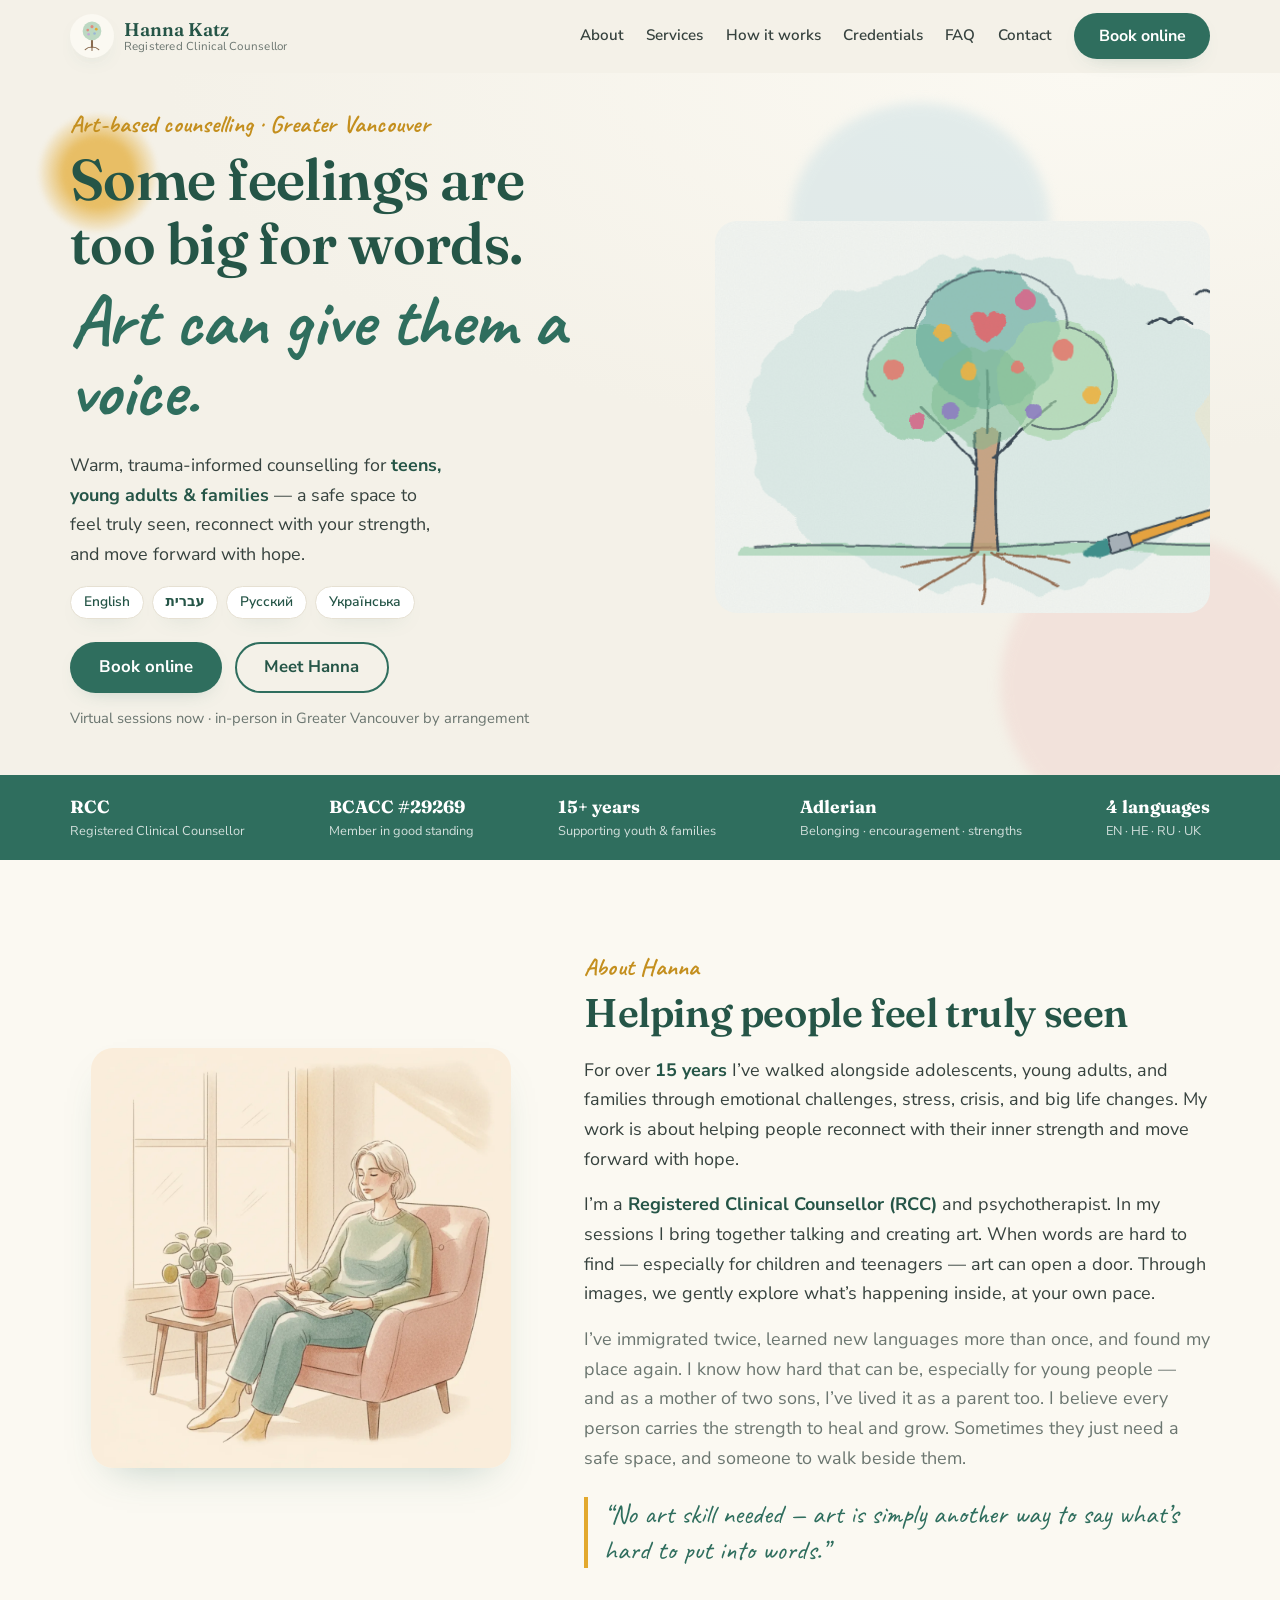
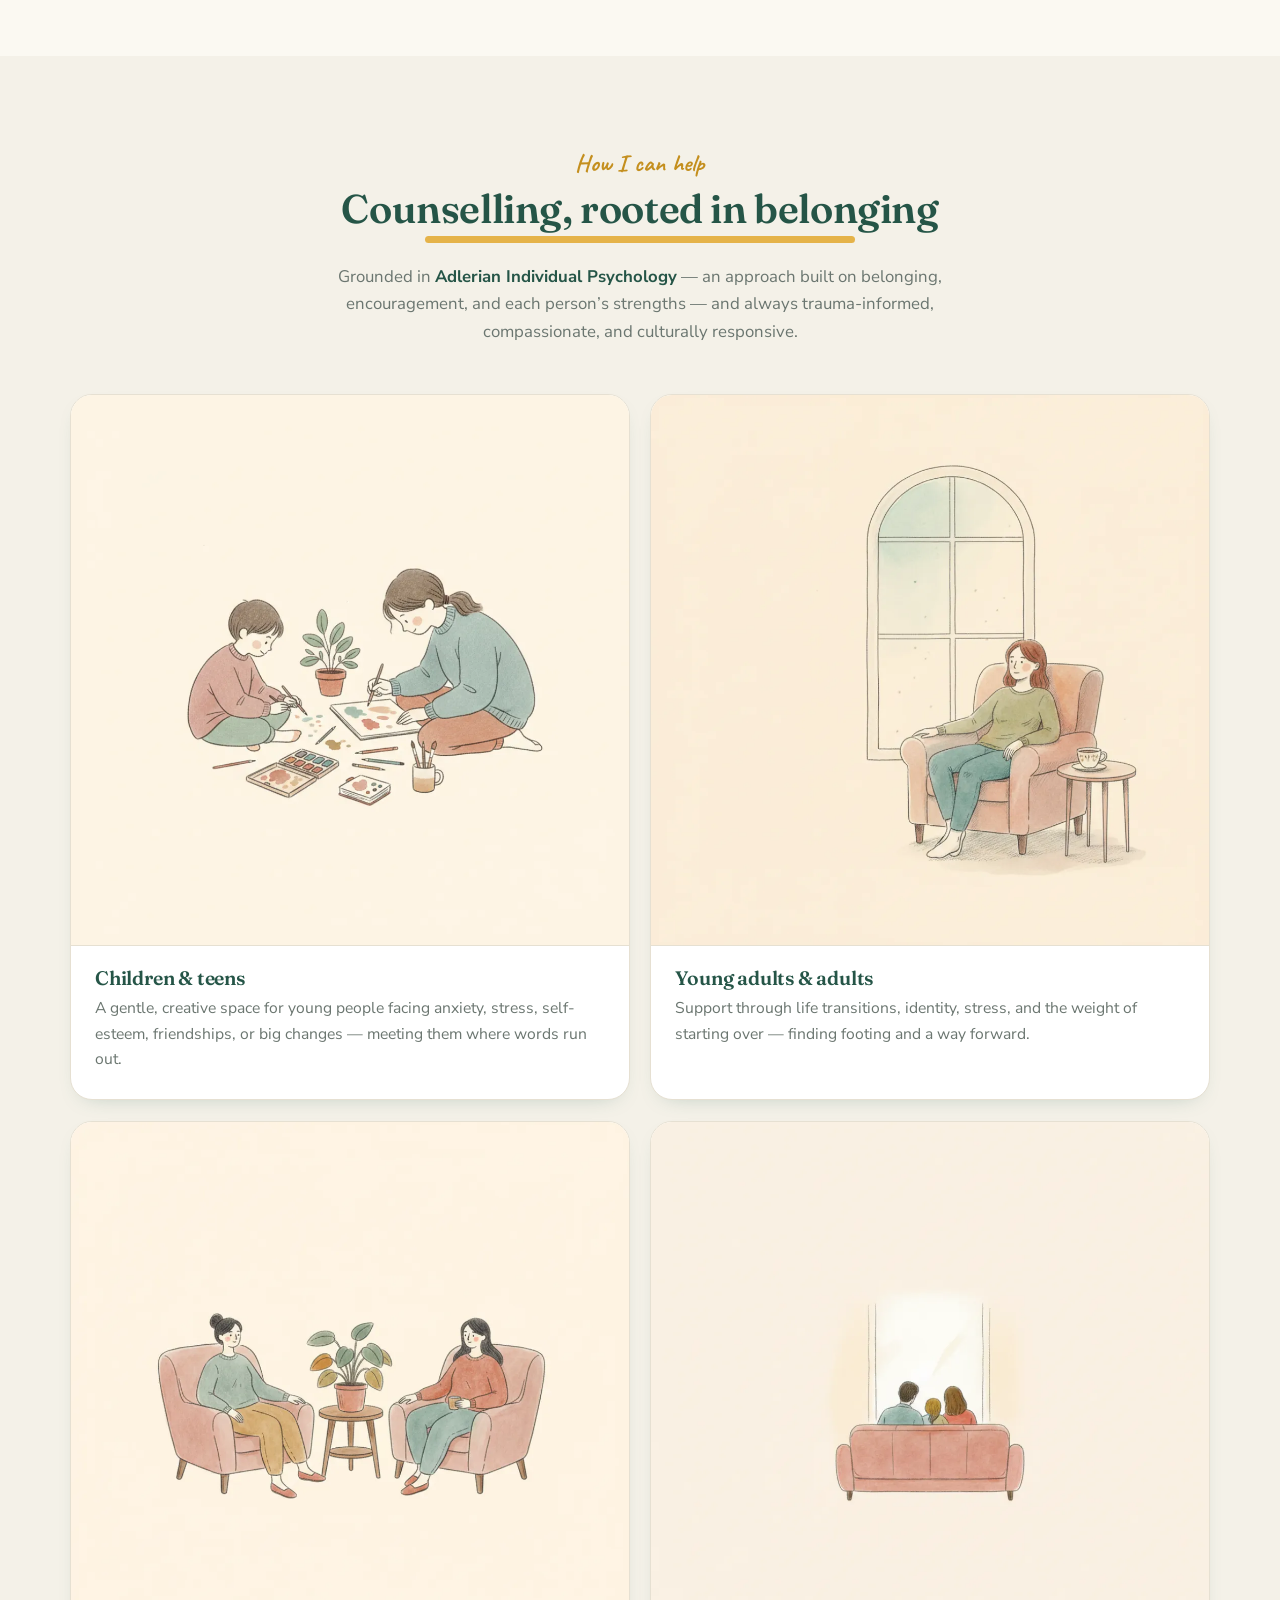
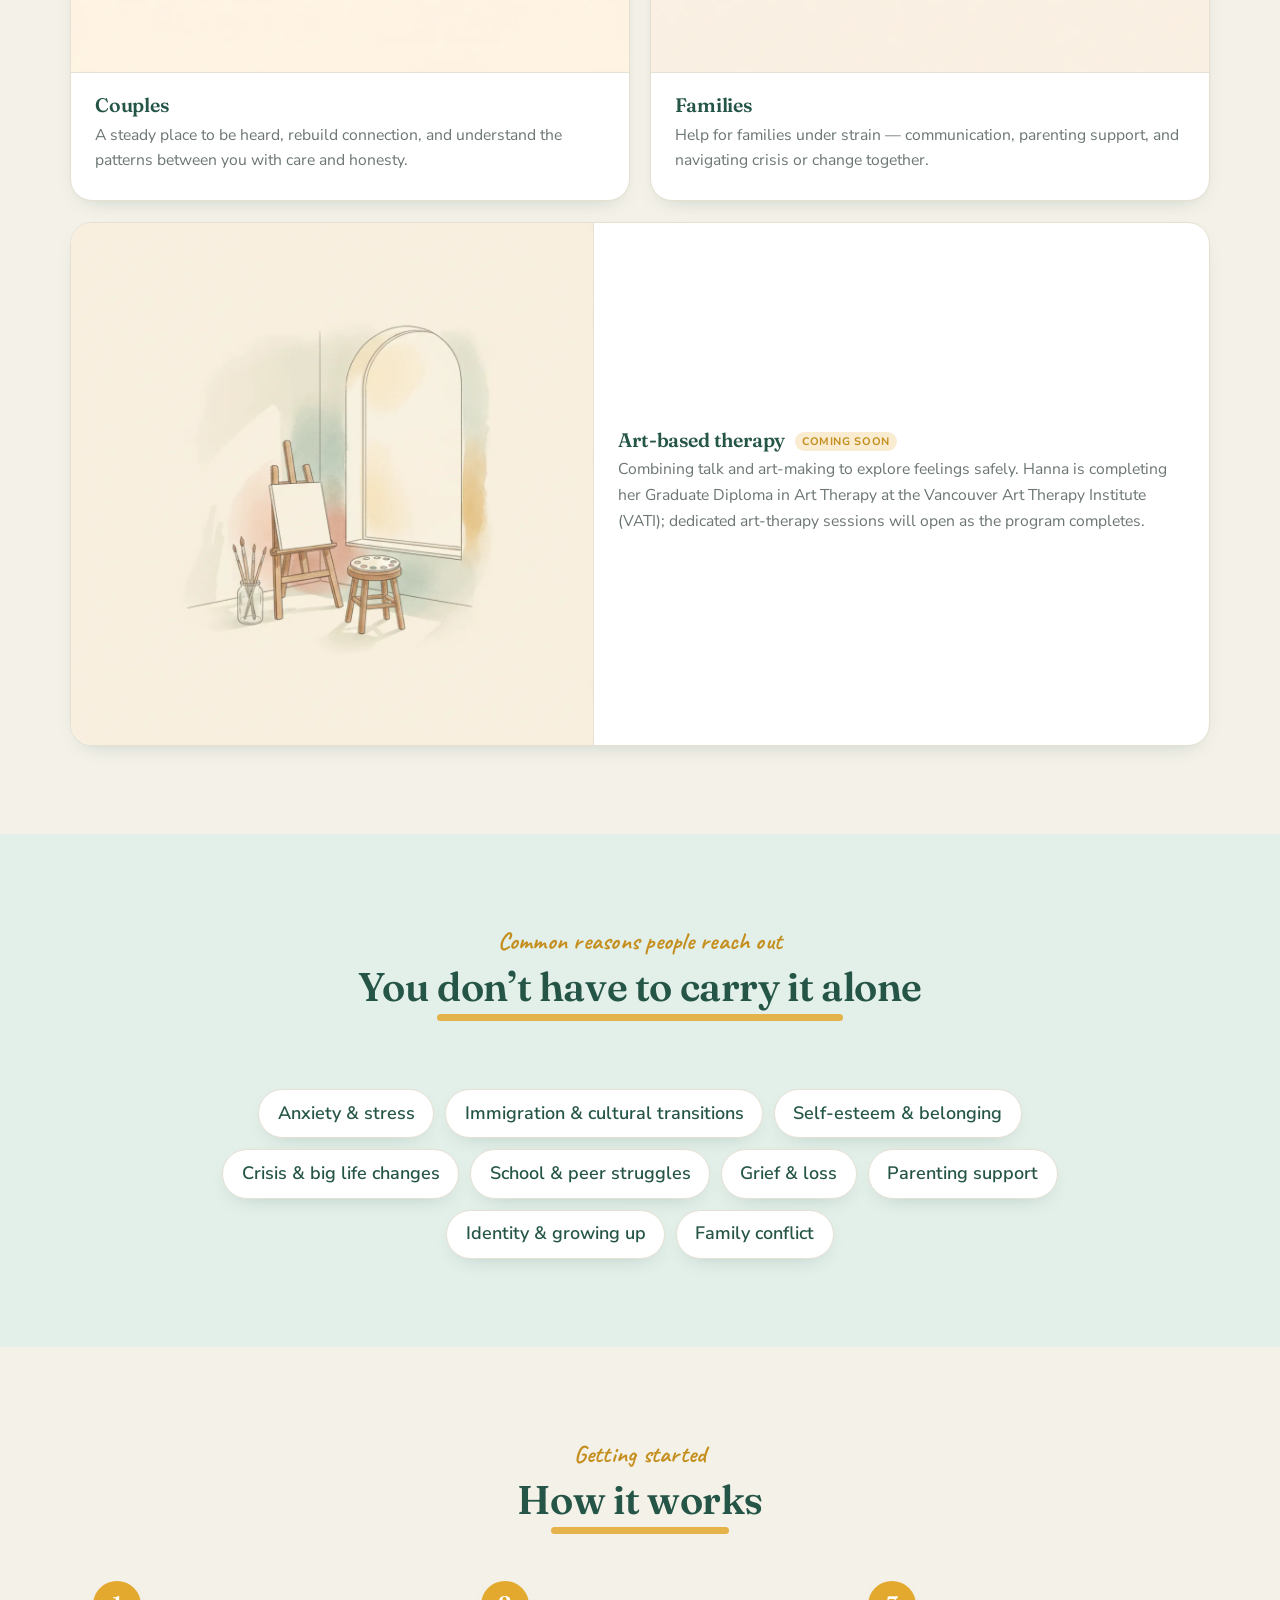
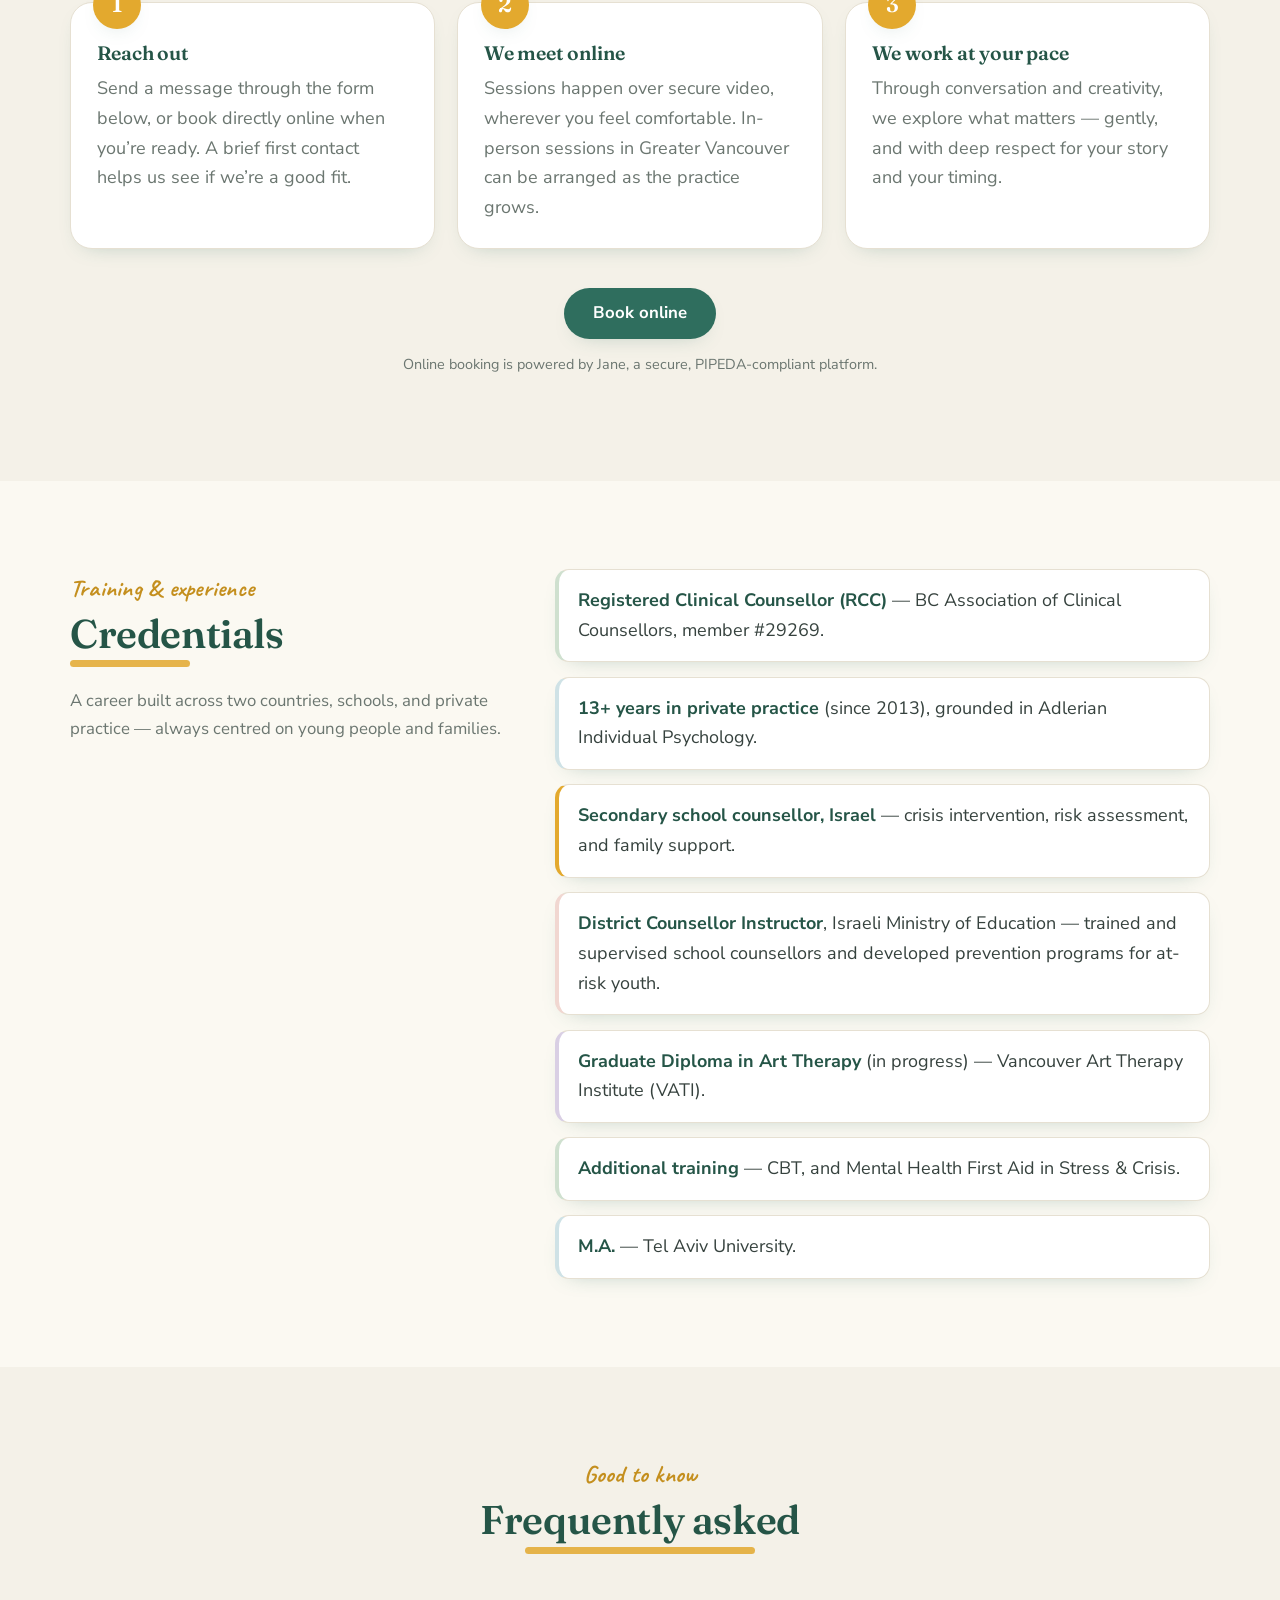
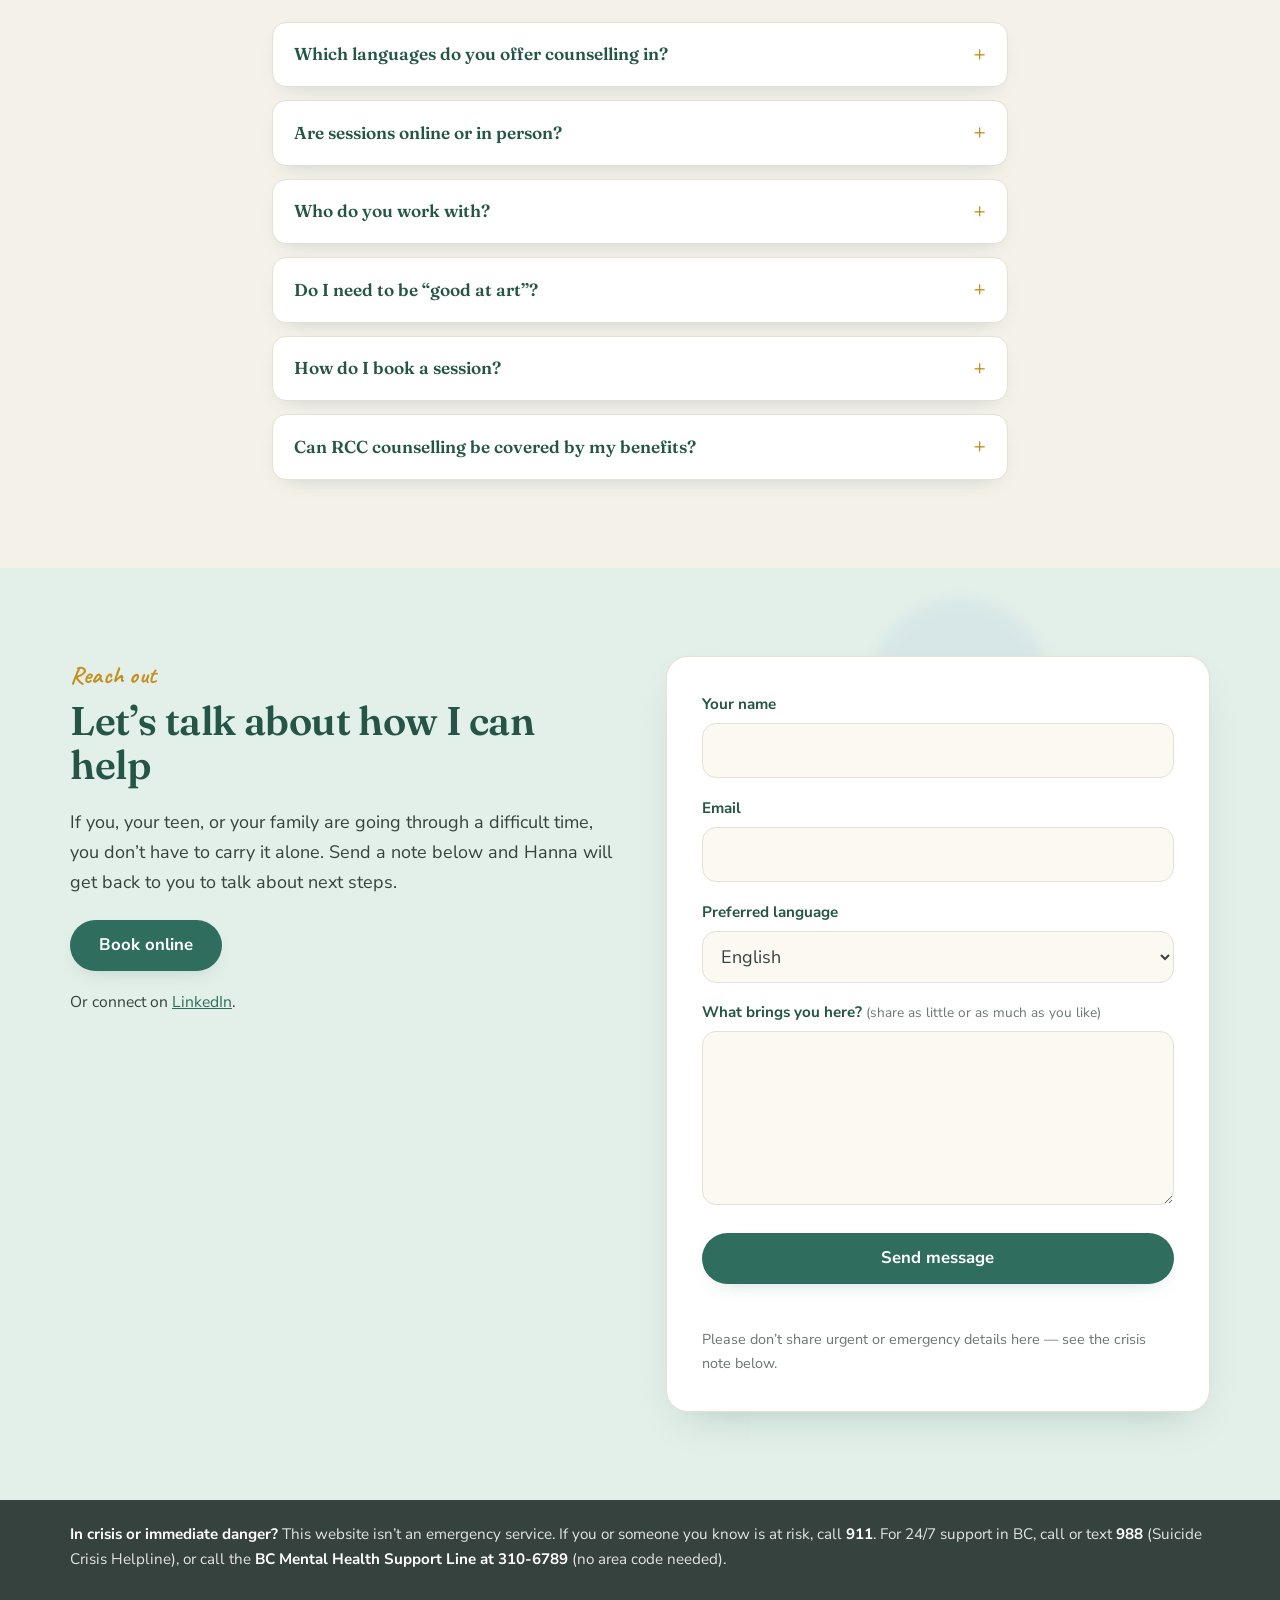
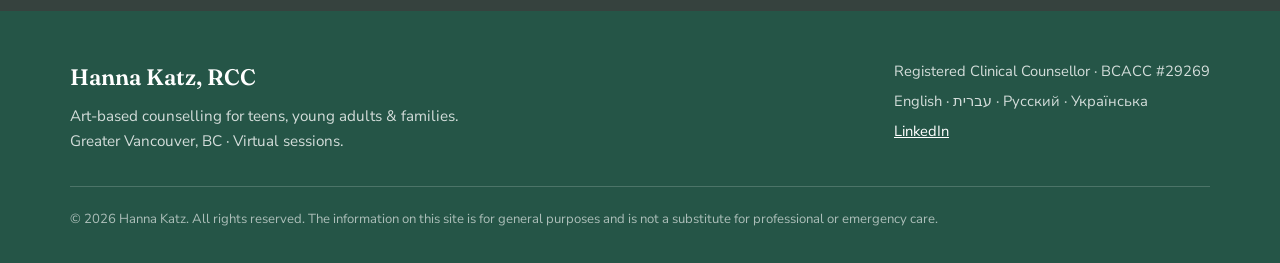
<file: index.html>
<!DOCTYPE html>
<html lang="en">
<head>
  <meta charset="UTF-8" />
  <meta name="viewport" content="width=device-width, initial-scale=1.0" />
  <title>Hanna Katz, RCC · Art-Based Counselling for Teens, Young Adults & Families</title>
  <meta name="description" content="Hanna Katz is a Registered Clinical Counsellor (RCC) in Greater Vancouver offering warm, trauma-informed, art-based counselling for teens, young adults and families. Virtual sessions in English, Hebrew, Russian and Ukrainian." />
  <meta name="theme-color" content="#f4f1e8" />
  <link rel="canonical" href="https://hannakatztherapy.com/" />

  <!-- Open Graph -->
  <meta property="og:title" content="Hanna Katz, RCC — Art-Based Counselling" />
  <meta property="og:description" content="Some feelings are too big for words. Art can give them a voice. Counselling for teens, young adults & families." />
  <meta property="og:type" content="website" />
  <meta property="og:url" content="https://hannakatztherapy.com/" />
  <meta property="og:image" content="https://hannakatztherapy.com/assets/img/banner-full.png" />
  <meta name="twitter:card" content="summary_large_image" />

  <link rel="icon" href="assets/img/favicon.svg" type="image/svg+xml" />

  <!-- Fonts: Fraunces (headings), Nunito Sans (body), Caveat (handwritten accent) -->
  <link rel="preconnect" href="https://fonts.googleapis.com" />
  <link rel="preconnect" href="https://fonts.gstatic.com" crossorigin />
  <link href="https://fonts.googleapis.com/css2?family=Caveat:wght@500;700&family=Fraunces:opsz,wght@9..144,400;9..144,500;9..144,600&family=Nunito+Sans:wght@400;600;700&display=swap" rel="stylesheet" />

  <link rel="stylesheet" href="assets/css/styles.css" />
</head>
<body>
  <a class="skip-link" href="#main">Skip to content</a>

  <!-- ===================== NAV ===================== -->
  <header class="nav" id="nav">
    <div class="wrap nav__inner">
      <a class="brand" href="#top" aria-label="Hanna Katz, Registered Clinical Counsellor — home">
        <span class="brand__mark" aria-hidden="true">
          <svg viewBox="0 0 40 40" width="34" height="34"><use href="#logo-tree"></use></svg>
        </span>
        <span class="brand__text">
          <span class="brand__name">Hanna Katz</span>
          <span class="brand__sub">Registered Clinical Counsellor</span>
        </span>
      </a>

      <nav class="nav__links" aria-label="Primary">
        <a href="#about">About</a>
        <a href="#services">Services</a>
        <a href="#how">How it works</a>
        <a href="#credentials">Credentials</a>
        <a href="#faq">FAQ</a>
        <a href="#contact">Contact</a>
      </nav>

      <a class="btn btn--primary nav__cta" data-book href="#contact">Book online</a>

      <button class="nav__toggle" id="navToggle" aria-expanded="false" aria-controls="mobileMenu" aria-label="Open menu">
        <span></span><span></span><span></span>
      </button>
    </div>
    <div class="mobile-menu" id="mobileMenu" hidden>
      <a href="#about">About</a>
      <a href="#services">Services</a>
      <a href="#how">How it works</a>
      <a href="#credentials">Credentials</a>
      <a href="#faq">FAQ</a>
      <a href="#contact">Contact</a>
      <a class="btn btn--primary" data-book href="#contact">Book online</a>
    </div>
  </header>

  <main id="main">
    <span id="top"></span>

    <!-- ===================== HERO ===================== -->
    <section class="hero" aria-labelledby="hero-title">
      <span class="blob blob--sun" aria-hidden="true"></span>
      <span class="blob blob--blush" aria-hidden="true"></span>
      <span class="blob blob--sky" aria-hidden="true"></span>
      <div class="wrap hero__grid">
        <div class="hero__copy">
          <p class="eyebrow">Art-based counselling · Greater Vancouver</p>
          <h1 id="hero-title" class="hero__title">
            Some feelings are<br>too big for words.
            <span class="script">Art can give them a voice.</span>
          </h1>
          <p class="hero__lead">
            Warm, trauma-informed counselling for <strong>teens, young adults&nbsp;&amp; families</strong> —
            a safe space to feel truly seen, reconnect with your strength, and move forward with hope.
          </p>
          <ul class="lang-row" aria-label="Languages offered">
            <li>English</li><li>עברית</li><li>Русский</li><li>Українська</li>
          </ul>
          <div class="hero__actions">
            <a class="btn btn--primary btn--lg" data-book href="#contact">Book online</a>
            <a class="btn btn--ghost btn--lg" href="#meet">Meet Hanna</a>
          </div>
          <p class="hero__note">Virtual sessions now · in-person in Greater Vancouver by arrangement</p>
        </div>
        <div class="hero__art">
          <img src="assets/img/tree.png" alt="A hand-painted watercolour tree with coloured fruit and a paintbrush at its roots" width="500" height="396" />
        </div>
      </div>
    </section>

    <!-- ===================== TRUST BAR ===================== -->
    <section class="trust" aria-label="Credentials at a glance">
      <div class="wrap trust__row">
        <div class="trust__item"><strong>RCC</strong><span>Registered Clinical Counsellor</span></div>
        <div class="trust__item"><strong>BCACC&nbsp;#29269</strong><span>Member in good standing</span></div>
        <div class="trust__item"><strong>15+ years</strong><span>Supporting youth &amp; families</span></div>
        <div class="trust__item"><strong>Adlerian</strong><span>Belonging · encouragement · strengths</span></div>
        <div class="trust__item"><strong>4 languages</strong><span>EN · HE · RU · UK</span></div>
      </div>
    </section>

    <!-- ===================== ABOUT / MEET ===================== -->
    <section class="section about" id="about" aria-labelledby="about-title">
      <div class="wrap about__grid">
        <div class="about__media" id="meet">
          <!-- Placeholder illustration. Swap for Hanna's sketched portrait once her photo is ready. -->
          <figure class="portrait">
            <img src="assets/img/about-hanna.webp" alt="Soft illustration of a woman sketching in an armchair by a window" width="550" height="550" />
          </figure>
        </div>
        <div class="about__copy">
          <p class="kicker">About Hanna</p>
          <h2 id="about-title">Helping people feel truly seen</h2>
          <p>For over <strong>15 years</strong> I’ve walked alongside adolescents, young adults, and families through emotional challenges, stress, crisis, and big life changes. My work is about helping people reconnect with their inner strength and move forward with hope.</p>
          <p>I’m a <strong>Registered Clinical Counsellor (RCC)</strong> and psychotherapist. In my sessions I bring together talking and creating art. When words are hard to find — especially for children and teenagers — art can open a door. Through images, we gently explore what’s happening inside, at your own pace.</p>
          <p class="about__personal">I’ve immigrated twice, learned new languages more than once, and found my place again. I know how hard that can be, especially for young people — and as a mother of two sons, I’ve lived it as a parent too. I believe every person carries the strength to heal and grow. Sometimes they just need a safe space, and someone to walk beside them.</p>
          <blockquote class="pullquote">“No art skill needed — art is simply another way to say what’s hard to put into words.”</blockquote>
        </div>
      </div>
    </section>

    <!-- ===================== SERVICES ===================== -->
    <section class="section services" id="services" aria-labelledby="services-title">
      <div class="wrap">
        <div class="section__head">
          <p class="kicker">How I can help</p>
          <h2 id="services-title">Counselling, rooted in belonging</h2>
          <p class="section__intro">Grounded in <strong>Adlerian Individual Psychology</strong> — an approach built on belonging, encouragement, and each person’s strengths — and always trauma-informed, compassionate, and culturally responsive.</p>
        </div>
        <div class="cards">
          <article class="card">
            <figure class="card__img"><img src="assets/img/services/teens.webp" alt="Illustration of a child and a teenager painting together" loading="lazy" width="550" height="550" /></figure>
            <div class="card__body">
              <h3>Children &amp; teens</h3>
              <p>A gentle, creative space for young people facing anxiety, stress, self-esteem, friendships, or big changes — meeting them where words run out.</p>
            </div>
          </article>
          <article class="card">
            <figure class="card__img"><img src="assets/img/services/adults.webp" alt="Illustration of a young adult sitting calmly by a window" loading="lazy" width="550" height="550" /></figure>
            <div class="card__body">
              <h3>Young adults &amp; adults</h3>
              <p>Support through life transitions, identity, stress, and the weight of starting over — finding footing and a way forward.</p>
            </div>
          </article>
          <article class="card">
            <figure class="card__img"><img src="assets/img/services/couples.webp" alt="Illustration of two people sitting in armchairs facing each other" loading="lazy" width="550" height="550" /></figure>
            <div class="card__body">
              <h3>Couples</h3>
              <p>A steady place to be heard, rebuild connection, and understand the patterns between you with care and honesty.</p>
            </div>
          </article>
          <article class="card">
            <figure class="card__img"><img src="assets/img/services/families.webp" alt="Illustration of a family sitting close together looking toward a bright window" loading="lazy" width="550" height="550" /></figure>
            <div class="card__body">
              <h3>Families</h3>
              <p>Help for families under strain — communication, parenting support, and navigating crisis or change together.</p>
            </div>
          </article>
          <article class="card card--wide">
            <figure class="card__img"><img src="assets/img/services/art-therapy.webp" alt="Illustration of an art studio corner with an easel, paintbrushes and a palette" loading="lazy" width="550" height="550" /></figure>
            <div class="card__body">
              <h3>Art-based therapy <span class="tag">coming soon</span></h3>
              <p>Combining talk and art-making to explore feelings safely. Hanna is completing her Graduate Diploma in Art Therapy at the Vancouver Art Therapy Institute (VATI); dedicated art-therapy sessions will open as the program completes.</p>
            </div>
          </article>
        </div>
      </div>
    </section>

    <!-- ===================== WHO / SPECIALTIES ===================== -->
    <section class="section specialties" aria-labelledby="spec-title">
      <div class="wrap">
        <div class="section__head">
          <p class="kicker">Common reasons people reach out</p>
          <h2 id="spec-title">You don’t have to carry it alone</h2>
        </div>
        <ul class="chips">
          <li>Anxiety &amp; stress</li>
          <li>Immigration &amp; cultural transitions</li>
          <li>Self-esteem &amp; belonging</li>
          <li>Crisis &amp; big life changes</li>
          <li>School &amp; peer struggles</li>
          <li>Grief &amp; loss</li>
          <li>Parenting support</li>
          <li>Identity &amp; growing up</li>
          <li>Family conflict</li>
        </ul>
      </div>
    </section>

    <!-- ===================== HOW IT WORKS ===================== -->
    <section class="section how" id="how" aria-labelledby="how-title">
      <div class="wrap">
        <div class="section__head">
          <p class="kicker">Getting started</p>
          <h2 id="how-title">How it works</h2>
        </div>
        <ol class="steps">
          <li class="step">
            <span class="step__num">1</span>
            <h3>Reach out</h3>
            <p>Send a message through the form below, or book directly online when you’re ready. A brief first contact helps us see if we’re a good fit.</p>
          </li>
          <li class="step">
            <span class="step__num">2</span>
            <h3>We meet online</h3>
            <p>Sessions happen over secure video, wherever you feel comfortable. In-person sessions in Greater Vancouver can be arranged as the practice grows.</p>
          </li>
          <li class="step">
            <span class="step__num">3</span>
            <h3>We work at your pace</h3>
            <p>Through conversation and creativity, we explore what matters — gently, and with deep respect for your story and your timing.</p>
          </li>
        </ol>
        <div class="how__cta">
          <a class="btn btn--primary btn--lg" data-book href="#contact">Book online</a>
          <p class="how__note">Online booking is powered by Jane, a secure, PIPEDA-compliant platform.</p>
        </div>
      </div>
    </section>

    <!-- ===================== CREDENTIALS ===================== -->
    <section class="section credentials" id="credentials" aria-labelledby="cred-title">
      <div class="wrap credentials__grid">
        <div class="section__head section__head--left">
          <p class="kicker">Training &amp; experience</p>
          <h2 id="cred-title">Credentials</h2>
          <p class="section__intro">A career built across two countries, schools, and private practice — always centred on young people and families.</p>
        </div>
        <ul class="cred-list">
          <li><strong>Registered Clinical Counsellor (RCC)</strong> — BC Association of Clinical Counsellors, member #29269.</li>
          <li><strong>13+ years in private practice</strong> (since 2013), grounded in Adlerian Individual Psychology.</li>
          <li><strong>Secondary school counsellor, Israel</strong> — crisis intervention, risk assessment, and family support.</li>
          <li><strong>District Counsellor Instructor</strong>, Israeli Ministry of Education — trained and supervised school counsellors and developed prevention programs for at-risk youth.</li>
          <li><strong>Graduate Diploma in Art Therapy</strong> (in progress) — Vancouver Art Therapy Institute (VATI).</li>
          <li><strong>Additional training</strong> — CBT, and Mental Health First Aid in Stress &amp; Crisis.</li>
          <li><strong>M.A.</strong> — Tel Aviv University.</li>
        </ul>
      </div>
    </section>

    <!-- ===================== FAQ ===================== -->
    <section class="section faq" id="faq" aria-labelledby="faq-title">
      <div class="wrap">
        <div class="section__head">
          <p class="kicker">Good to know</p>
          <h2 id="faq-title">Frequently asked</h2>
        </div>
        <div class="faq__list">
          <details>
            <summary>Which languages do you offer counselling in?</summary>
            <p>Sessions are available in <strong>English</strong>, and counselling is also offered in <strong>Hebrew, Russian, and Ukrainian</strong>.</p>
          </details>
          <details>
            <summary>Are sessions online or in person?</summary>
            <p>Right now sessions are <strong>virtual</strong>, over secure video. In-person sessions in the Greater Vancouver area can be arranged — just ask when you reach out.</p>
          </details>
          <details>
            <summary>Who do you work with?</summary>
            <p>Children, teens, young adults, and adults, as well as couples and families. I have particular experience supporting young people and families through transition and crisis.</p>
          </details>
          <details>
            <summary>Do I need to be “good at art”?</summary>
            <p>Not at all. There’s nothing to get right. Art is simply another way to express what can be hard to say — and it’s always optional.</p>
          </details>
          <details>
            <summary>How do I book a session?</summary>
            <p>Use the <strong>Book online</strong> button or the contact form below. Once booking is live, you’ll be able to choose a time directly through the secure Jane platform.</p>
          </details>
          <details>
            <summary>Can RCC counselling be covered by my benefits?</summary>
            <p>Many extended health plans provide coverage for services from a Registered Clinical Counsellor (RCC). Please check your specific plan — details on fees and receipts will be confirmed when you book.</p>
          </details>
        </div>
      </div>
    </section>

    <!-- ===================== CONTACT ===================== -->
    <section class="section contact" id="contact" aria-labelledby="contact-title">
      <span class="blob blob--sky blob--sm" aria-hidden="true"></span>
      <div class="wrap contact__grid">
        <div class="contact__copy">
          <p class="kicker">Reach out</p>
          <h2 id="contact-title">Let’s talk about how I can help</h2>
          <p>If you, your teen, or your family are going through a difficult time, you don’t have to carry it alone. Send a note below and Hanna will get back to you to talk about next steps.</p>
          <a class="btn btn--primary btn--lg" data-book href="#contact-form">Book online</a>
          <p class="contact__link-row" id="contactEmailRow" hidden>
            Prefer email? <a id="contactEmailLink" href="#">Write to Hanna</a>
          </p>
          <p class="contact__link-row">
            Or connect on <a id="linkedinLink" href="#" target="_blank" rel="noopener">LinkedIn</a>.
          </p>
        </div>

        <form class="contact__form" id="contactForm" novalidate>
          <div id="contact-form"></div>
          <div class="field">
            <label for="name">Your name</label>
            <input id="name" name="name" type="text" autocomplete="name" required />
          </div>
          <div class="field">
            <label for="email">Email</label>
            <input id="email" name="email" type="email" autocomplete="email" required />
          </div>
          <div class="field">
            <label for="lang">Preferred language</label>
            <select id="lang" name="preferred_language">
              <option>English</option>
              <option>Hebrew / עברית</option>
              <option>Russian / Русский</option>
              <option>Ukrainian / Українська</option>
            </select>
          </div>
          <div class="field">
            <label for="message">What brings you here? <span class="field__opt">(share as little or as much as you like)</span></label>
            <textarea id="message" name="message" rows="5" required></textarea>
          </div>
          <button class="btn btn--primary btn--lg btn--block" type="submit" id="submitBtn">Send message</button>
          <p class="form-status" id="formStatus" role="status" aria-live="polite"></p>
          <p class="form-fine">Please don’t share urgent or emergency details here — see the crisis note below.</p>
        </form>
      </div>
    </section>

    <!-- ===================== CRISIS NOTE ===================== -->
    <section class="crisis" aria-label="Crisis resources">
      <div class="wrap">
        <p><strong>In crisis or immediate danger?</strong> This website isn’t an emergency service. If you or someone you know is at risk, call <strong>911</strong>. For 24/7 support in BC, call or text <strong>988</strong> (Suicide Crisis Helpline), or call the <strong>BC Mental Health Support Line at 310-6789</strong> (no area code needed).</p>
      </div>
    </section>
  </main>

  <!-- ===================== FOOTER ===================== -->
  <footer class="footer">
    <div class="wrap footer__inner">
      <div class="footer__brand">
        <span class="brand__name">Hanna Katz, RCC</span>
        <p>Art-based counselling for teens, young adults &amp; families.<br>Greater Vancouver, BC · Virtual sessions.</p>
      </div>
      <div class="footer__meta">
        <p>Registered Clinical Counsellor · BCACC&nbsp;#29269</p>
        <p>English · עברית · Русский · Українська</p>
        <p><a id="linkedinLinkFooter" href="#" target="_blank" rel="noopener">LinkedIn</a></p>
      </div>
    </div>
    <div class="wrap footer__legal">
      <p>© <span id="year"></span> Hanna Katz. All rights reserved. The information on this site is for general purposes and is not a substitute for professional or emergency care.</p>
    </div>
  </footer>

  <!-- Inline SVG defs (logo) -->
  <svg width="0" height="0" style="position:absolute" aria-hidden="true">
    <defs>
      <symbol id="logo-tree" viewBox="0 0 40 40">
        <path d="M20 33V20" stroke="#8a6b4f" stroke-width="2.4" stroke-linecap="round"/>
        <path d="M20 33c-3 0-6 1-8 3M20 33c3 0 6 1 8 3M20 33v4" stroke="#8a6b4f" stroke-width="1.3" stroke-linecap="round" fill="none"/>
        <circle cx="20" cy="14" r="11" fill="#bcd8c2"/>
        <circle cx="15" cy="13" r="1.6" fill="#e08b7e"/>
        <circle cx="25" cy="12" r="1.6" fill="#e3a92e"/>
        <circle cx="20" cy="9" r="1.8" fill="#e08b7e"/>
        <circle cx="23" cy="17" r="1.5" fill="#9bb6d6"/>
        <circle cx="16" cy="18" r="1.5" fill="#c6a9d6"/>
      </symbol>
    </defs>
  </svg>

  <script src="config.js"></script>
  <script src="assets/js/main.js"></script>
</body>
</html>
</file>
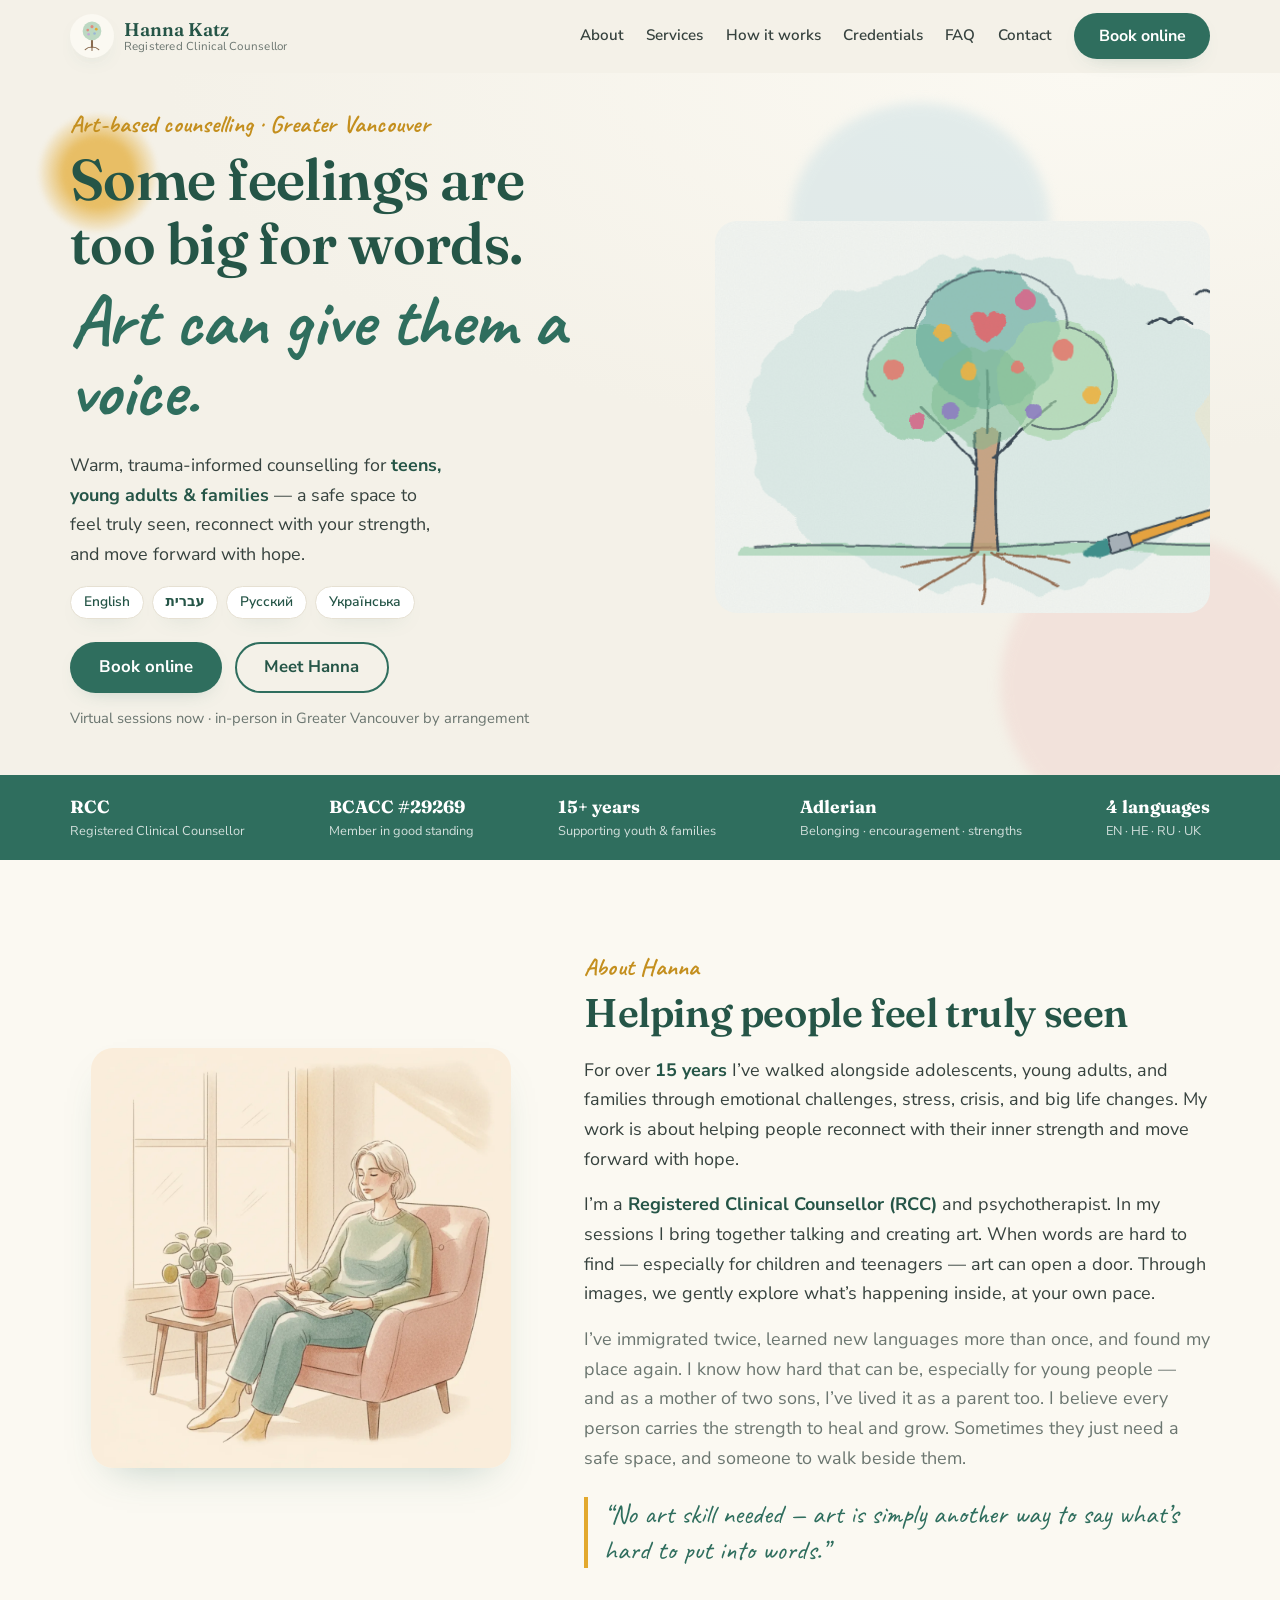
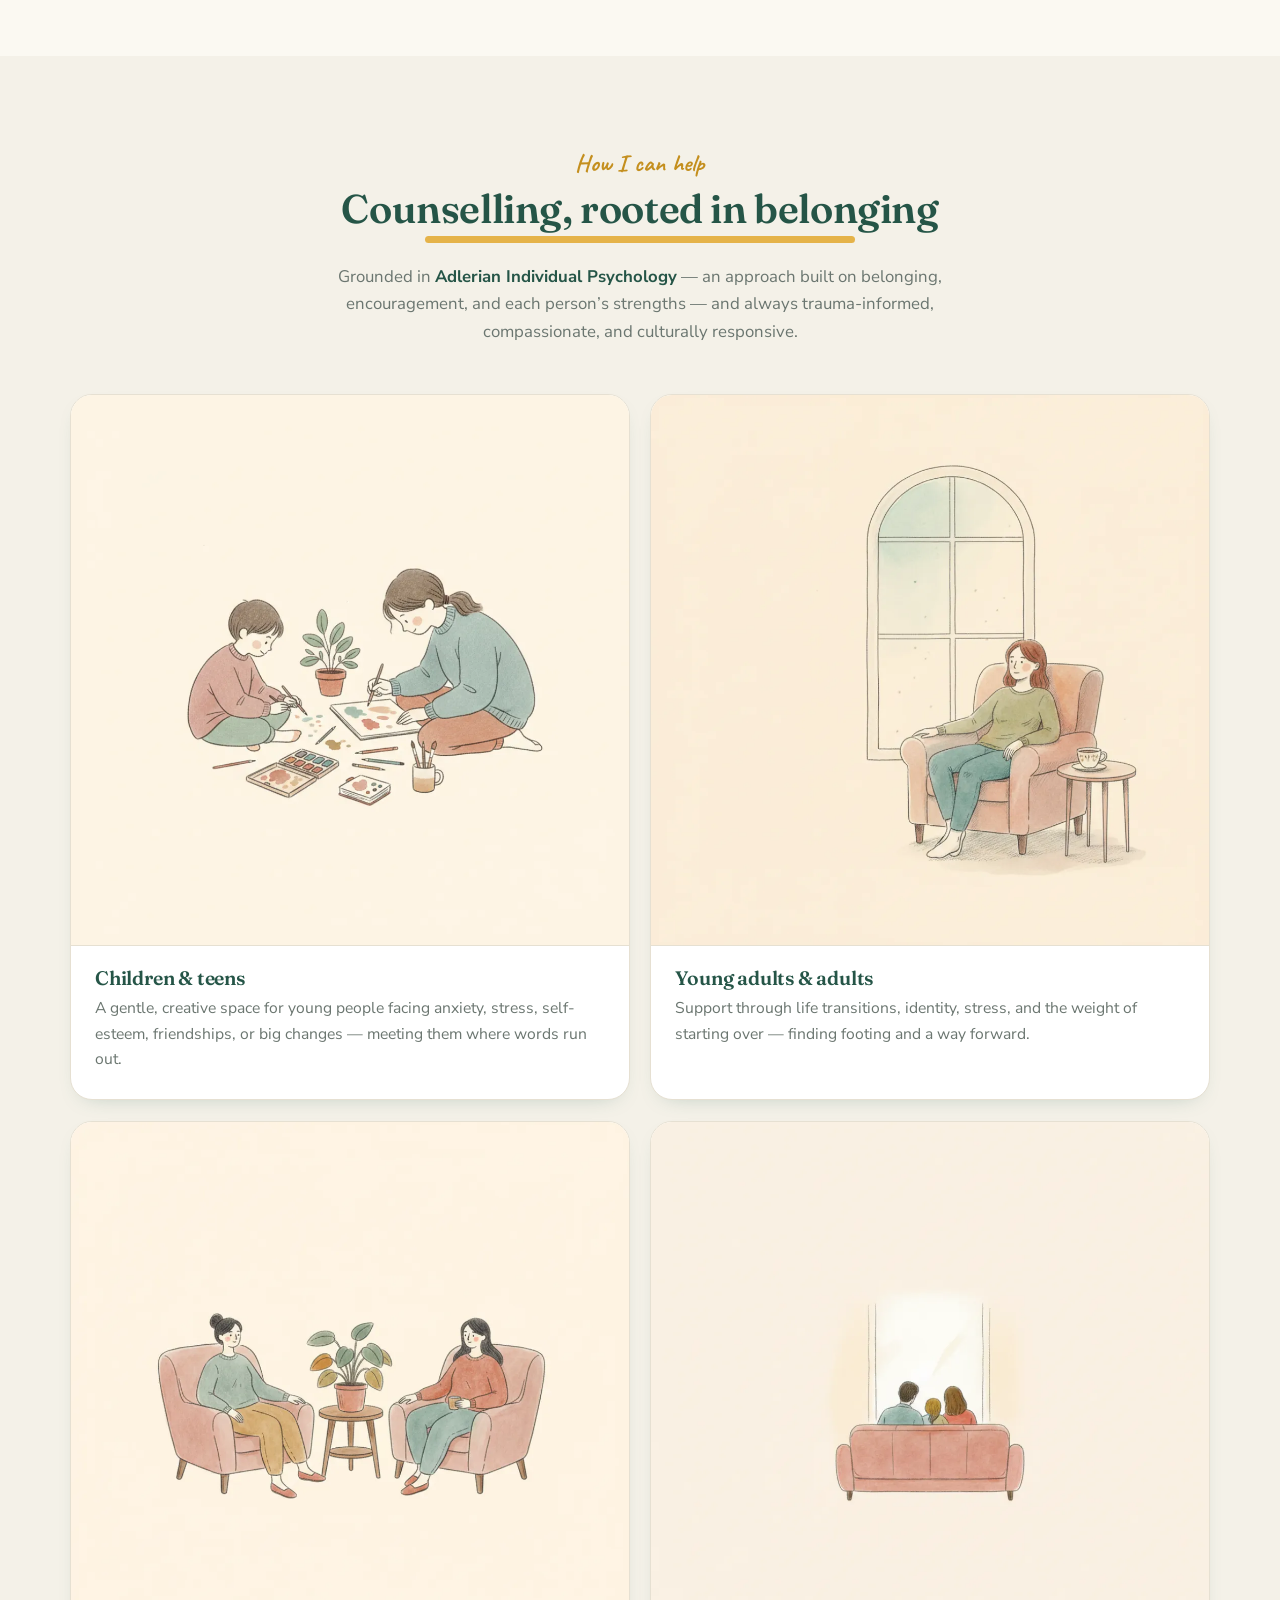
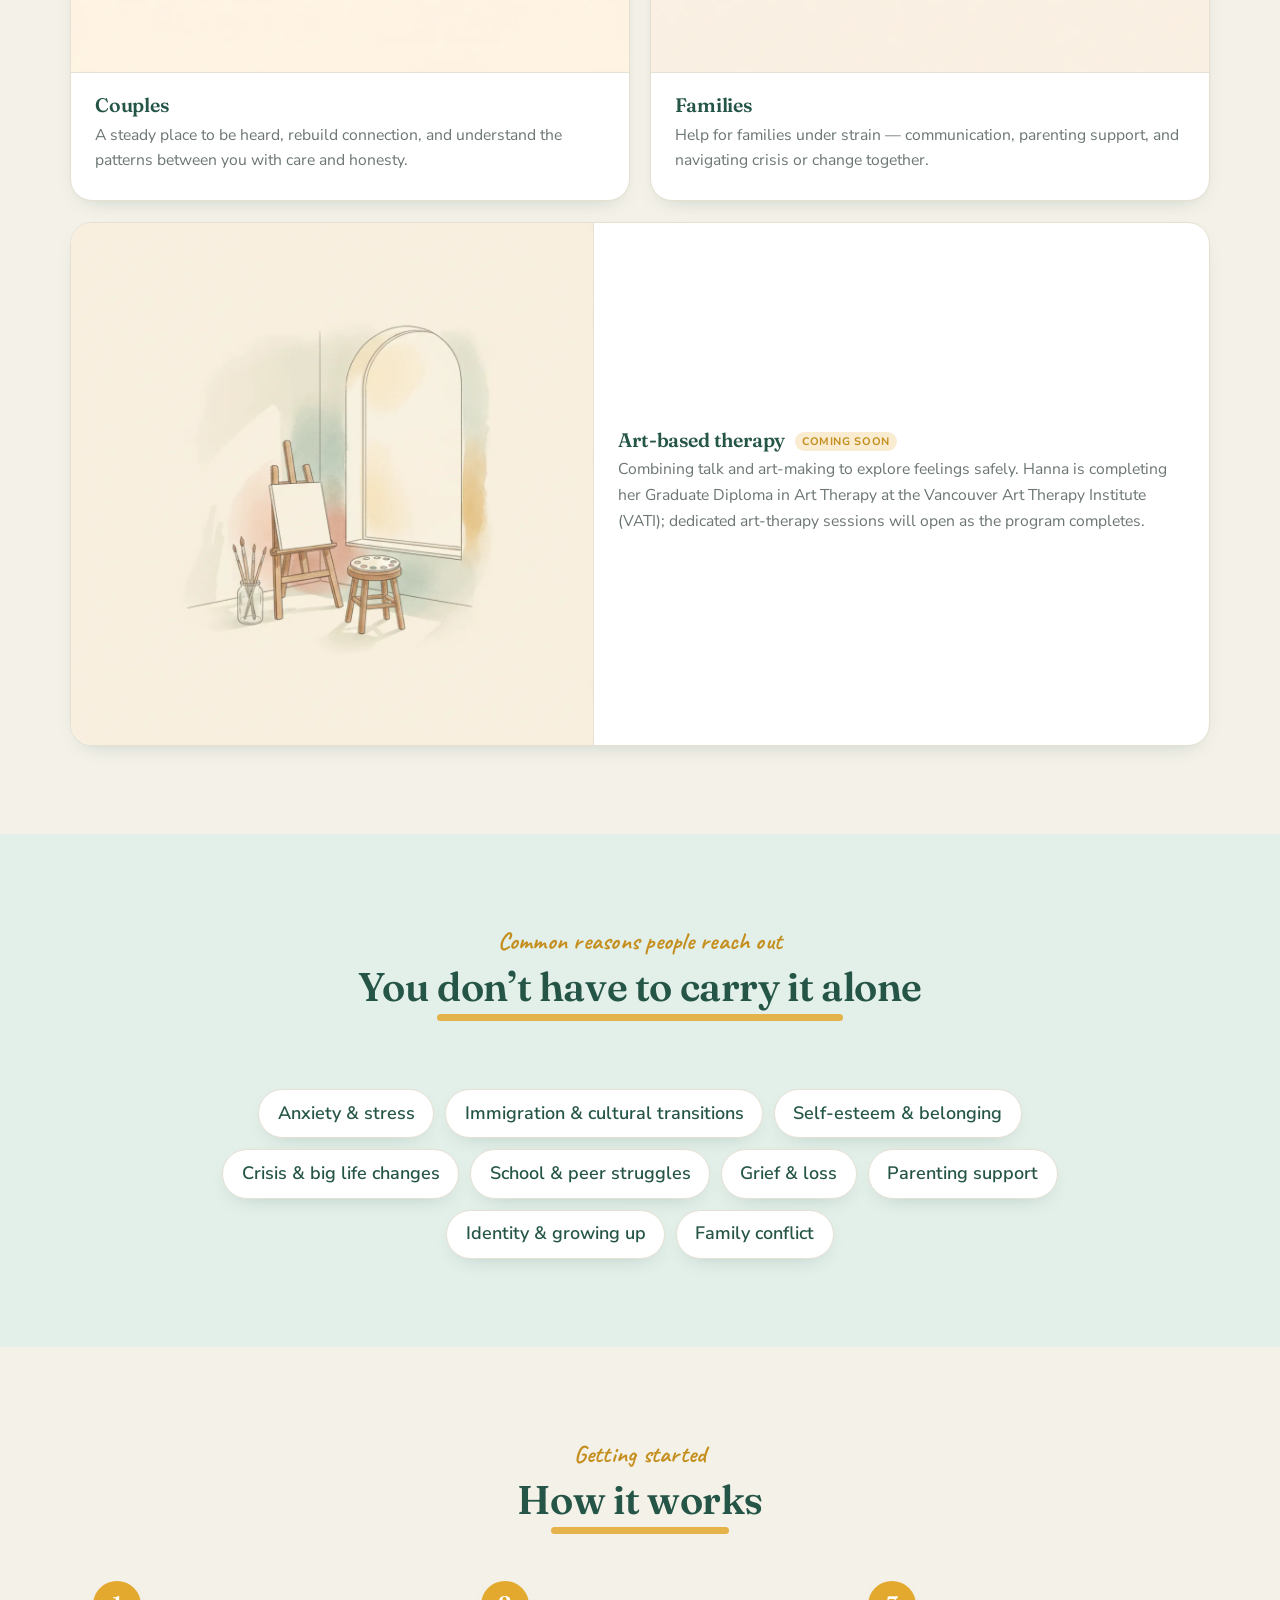
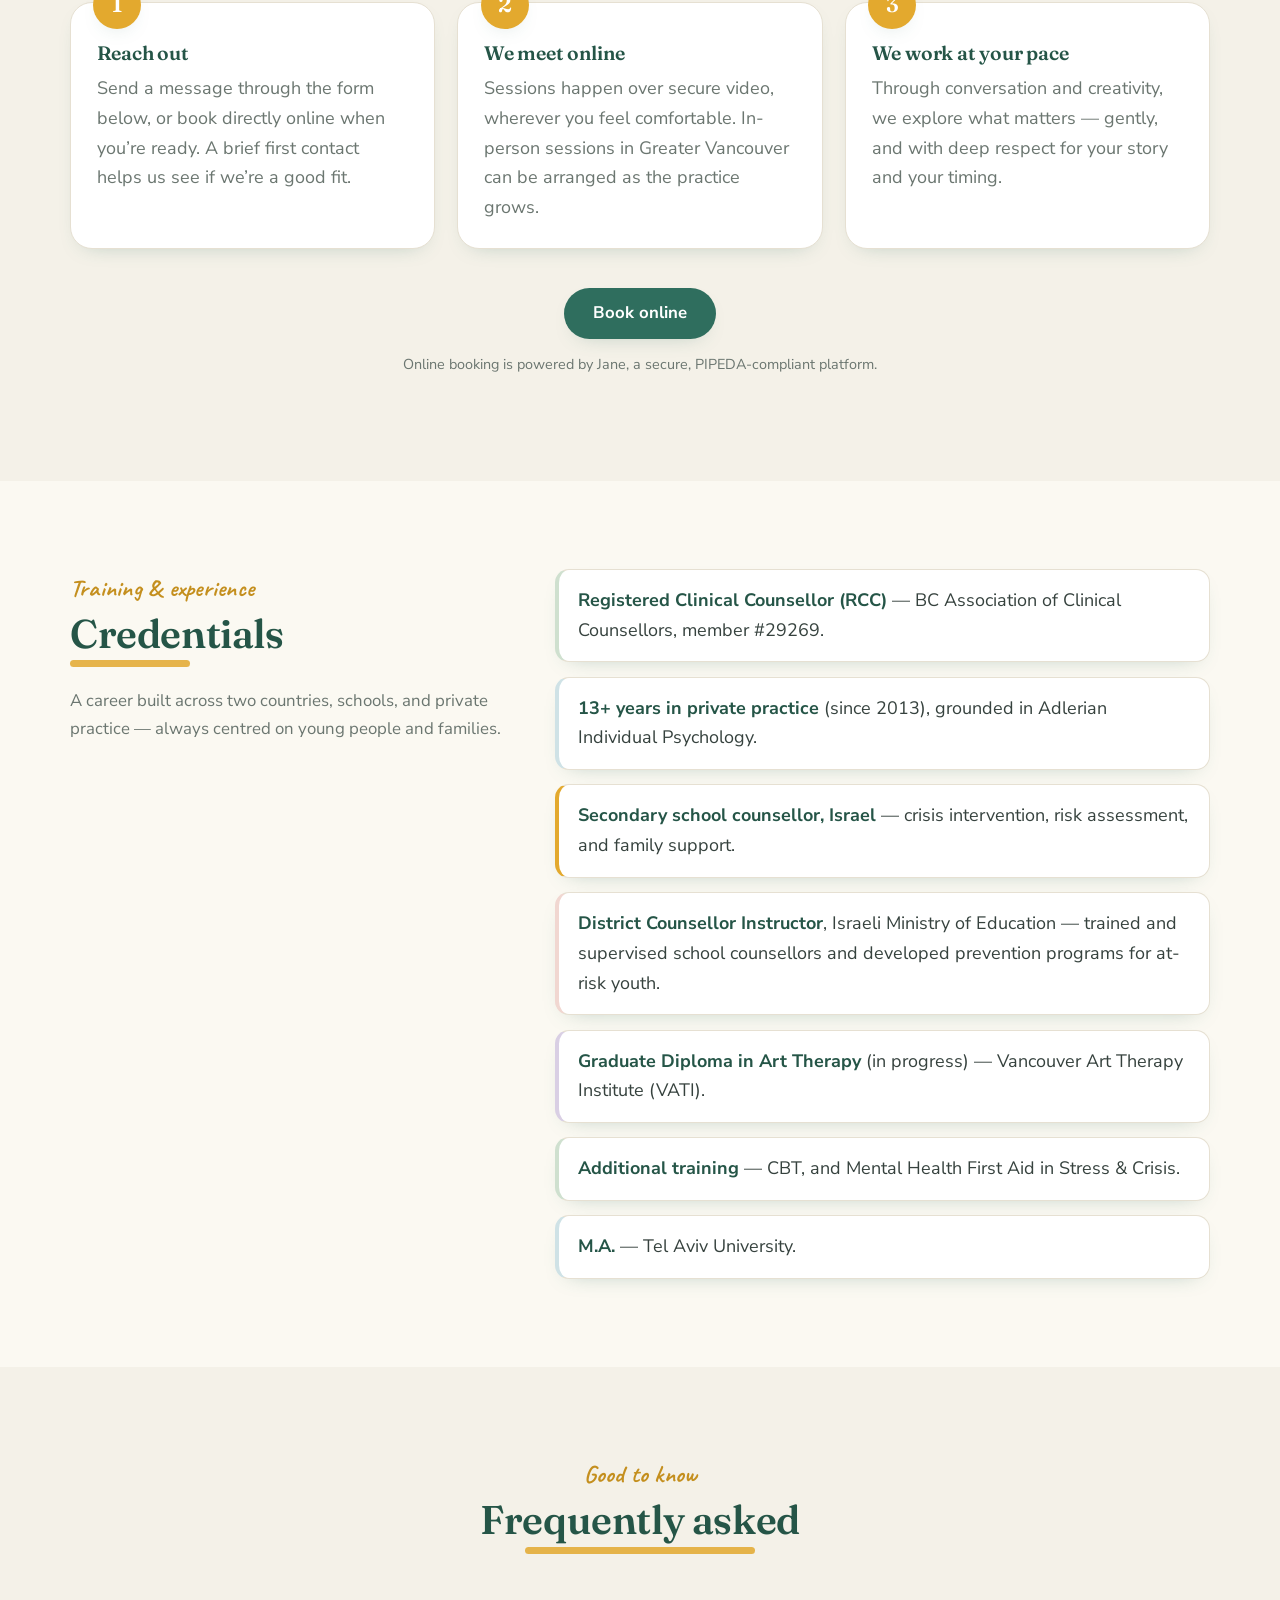
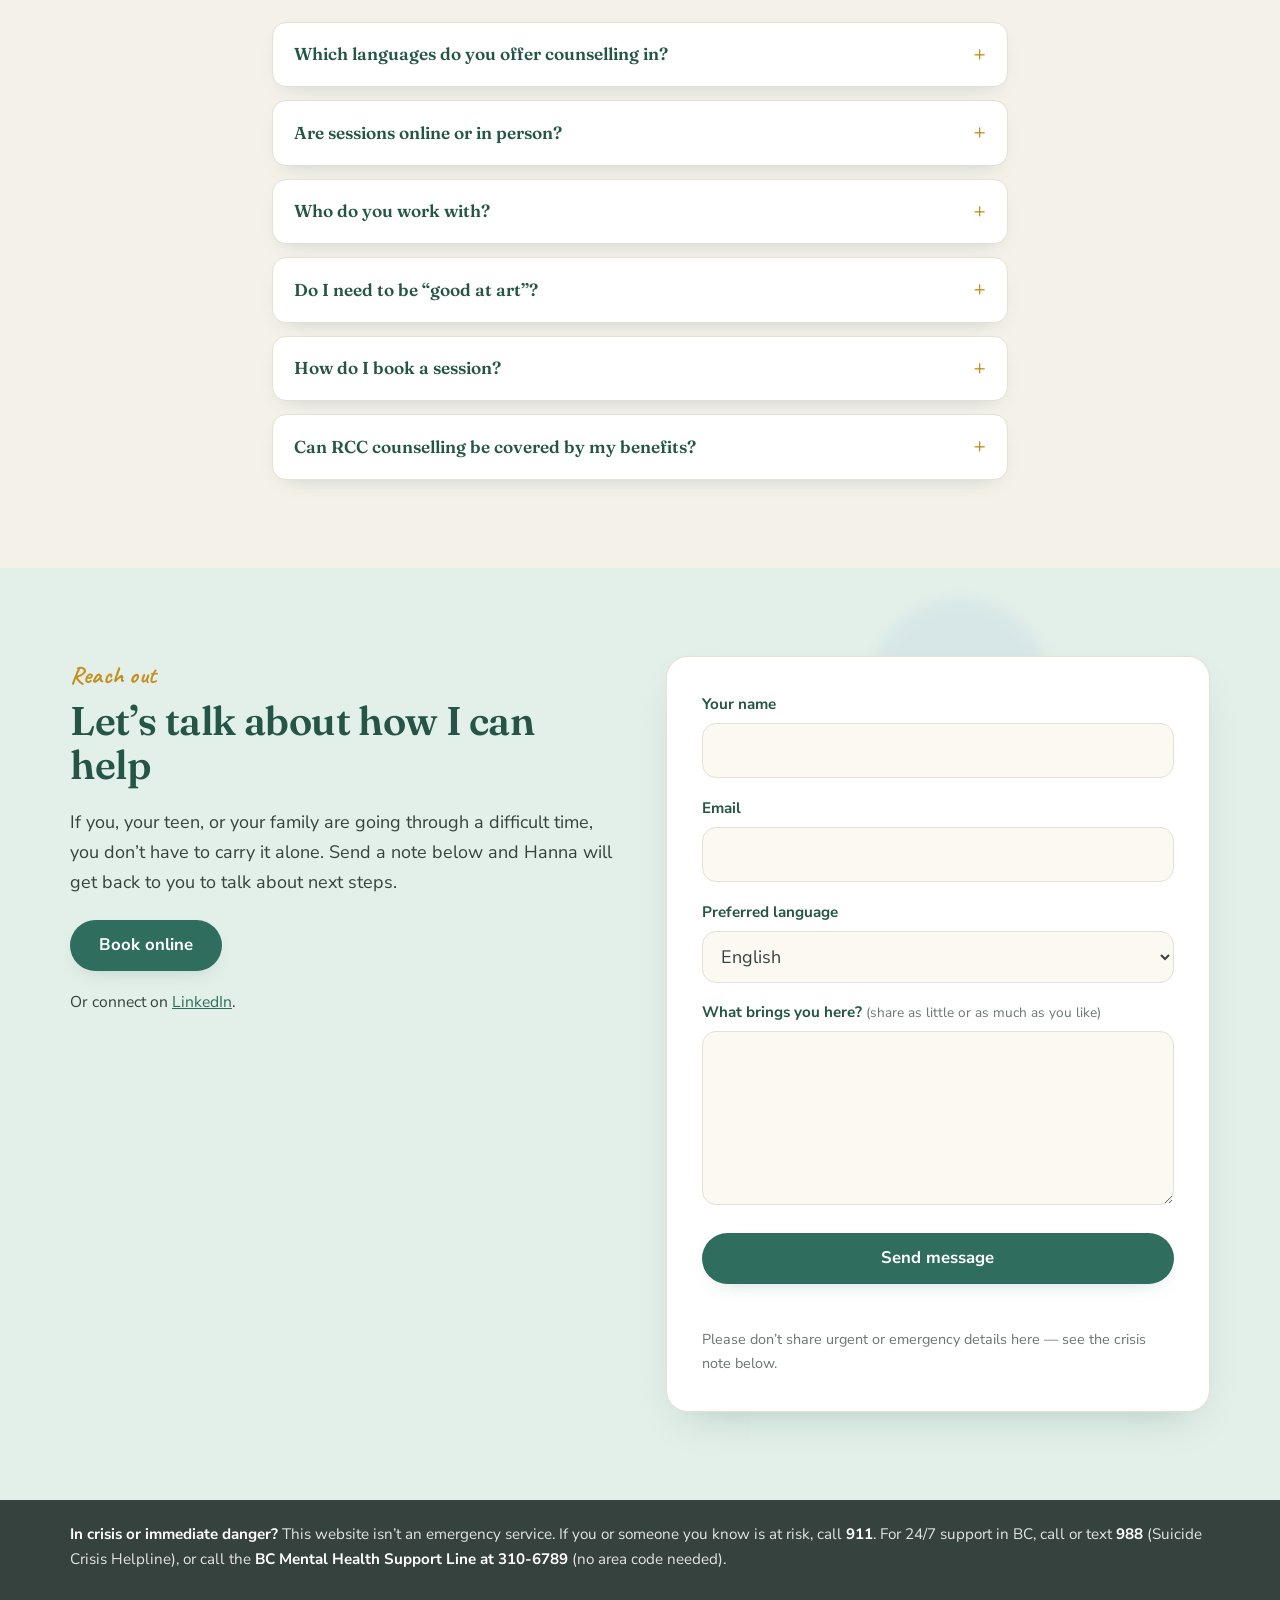
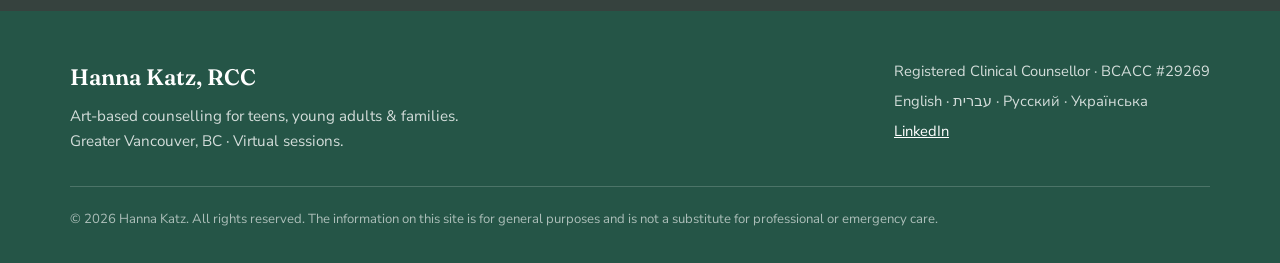
<file: public/index.html>
<!DOCTYPE html>
<html lang="en">
<head>
  <meta charset="UTF-8" />
  <meta name="viewport" content="width=device-width, initial-scale=1.0" />
  <title>Hanna Katz, RCC · Art-Based Counselling for Teens, Young Adults & Families</title>
  <meta name="description" content="Hanna Katz is a Registered Clinical Counsellor (RCC) in Greater Vancouver offering warm, trauma-informed, art-based counselling for teens, young adults and families. Virtual sessions in English, Hebrew, Russian and Ukrainian." />
  <meta name="robots" content="index, follow, max-image-preview:large, max-snippet:-1" />
  <meta name="author" content="Hanna Katz, RCC" />
  <meta name="theme-color" content="#f4f1e8" />
  <link rel="canonical" href="https://hannakatztherapy.com/" />

  <!-- Open Graph -->
  <meta property="og:title" content="Hanna Katz, RCC — Art-Based Counselling" />
  <meta property="og:description" content="Some feelings are too big for words. Art can give them a voice. Counselling for teens, young adults & families." />
  <meta property="og:type" content="website" />
  <meta property="og:site_name" content="Hanna Katz, RCC" />
  <meta property="og:locale" content="en_CA" />
  <meta property="og:url" content="https://hannakatztherapy.com/" />
  <meta property="og:image" content="https://hannakatztherapy.com/assets/img/banner-full.png" />
  <meta property="og:image:width" content="1584" />
  <meta property="og:image:height" content="396" />
  <meta property="og:image:alt" content="Watercolour tree: ‘Some feelings are too big for words. Art can give them a voice.’" />
  <meta name="twitter:card" content="summary_large_image" />
  <meta name="twitter:title" content="Hanna Katz, RCC — Art-Based Counselling" />
  <meta name="twitter:description" content="Art-based counselling for teens, young adults & families. Virtual sessions across BC." />
  <meta name="twitter:image" content="https://hannakatztherapy.com/assets/img/banner-full.png" />

  <link rel="icon" href="assets/img/favicon.svg" type="image/svg+xml" />

  <!-- Structured data: practice + practitioner (schema.org) -->
  <script type="application/ld+json">
  {
    "@context": "https://schema.org",
    "@graph": [
      {
        "@type": "ProfessionalService",
        "@id": "https://hannakatztherapy.com/#practice",
        "name": "Hanna Katz, RCC — Art-Based Counselling",
        "url": "https://hannakatztherapy.com/",
        "image": "https://hannakatztherapy.com/assets/img/banner-full.png",
        "description": "Warm, trauma-informed, art-based counselling for teens, young adults and families. Virtual sessions across British Columbia; in-person in Greater Vancouver by arrangement.",
        "areaServed": [
          { "@type": "AdministrativeArea", "name": "British Columbia, Canada" },
          { "@type": "City", "name": "Vancouver" }
        ],
        "availableLanguage": ["English", "Hebrew", "Russian", "Ukrainian"],
        "knowsLanguage": ["English", "Hebrew", "Russian", "Ukrainian"],
        "sameAs": ["https://www.linkedin.com/in/hanna-katz-555ba682/"],
        "founder": { "@id": "https://hannakatztherapy.com/#hanna" },
        "provider": { "@id": "https://hannakatztherapy.com/#hanna" }
      },
      {
        "@type": "Person",
        "@id": "https://hannakatztherapy.com/#hanna",
        "name": "Hanna Katz",
        "jobTitle": "Registered Clinical Counsellor (RCC)",
        "url": "https://hannakatztherapy.com/",
        "image": "https://hannakatztherapy.com/assets/img/about-hanna.webp",
        "knowsLanguage": ["English", "Hebrew", "Russian", "Ukrainian"],
        "memberOf": {
          "@type": "Organization",
          "name": "BC Association of Clinical Counsellors",
          "alternateName": "BCACC"
        },
        "alumniOf": [
          { "@type": "CollegeOrUniversity", "name": "Tel Aviv University" },
          { "@type": "EducationalOrganization", "name": "Vancouver Art Therapy Institute (VATI)" }
        ],
        "sameAs": ["https://www.linkedin.com/in/hanna-katz-555ba682/"]
      }
    ]
  }
  </script>

  <!-- Fonts: Fraunces (headings), Nunito Sans (body), Caveat (handwritten accent) -->
  <link rel="preconnect" href="https://fonts.googleapis.com" />
  <link rel="preconnect" href="https://fonts.gstatic.com" crossorigin />
  <link href="https://fonts.googleapis.com/css2?family=Caveat:wght@500;700&family=Fraunces:opsz,wght@9..144,400;9..144,500;9..144,600&family=Nunito+Sans:wght@400;600;700&display=swap" rel="stylesheet" />

  <link rel="stylesheet" href="assets/css/styles.css" />
</head>
<body>
  <a class="skip-link" href="#main">Skip to content</a>

  <!-- ===================== NAV ===================== -->
  <header class="nav" id="nav">
    <div class="wrap nav__inner">
      <a class="brand" href="#top" aria-label="Hanna Katz, Registered Clinical Counsellor — home">
        <span class="brand__mark" aria-hidden="true">
          <svg viewBox="0 0 40 40" width="34" height="34"><use href="#logo-tree"></use></svg>
        </span>
        <span class="brand__text">
          <span class="brand__name">Hanna Katz</span>
          <span class="brand__sub">Registered Clinical Counsellor</span>
        </span>
      </a>

      <nav class="nav__links" aria-label="Primary">
        <a href="#about">About</a>
        <a href="#services">Services</a>
        <a href="#how">How it works</a>
        <a href="#credentials">Credentials</a>
        <a href="#faq">FAQ</a>
        <a href="#contact">Contact</a>
      </nav>

      <a class="btn btn--primary nav__cta" data-book href="#contact">Book online</a>

      <button class="nav__toggle" id="navToggle" aria-expanded="false" aria-controls="mobileMenu" aria-label="Open menu">
        <span></span><span></span><span></span>
      </button>
    </div>
    <div class="mobile-menu" id="mobileMenu" hidden>
      <a href="#about">About</a>
      <a href="#services">Services</a>
      <a href="#how">How it works</a>
      <a href="#credentials">Credentials</a>
      <a href="#faq">FAQ</a>
      <a href="#contact">Contact</a>
      <a class="btn btn--primary" data-book href="#contact">Book online</a>
    </div>
  </header>

  <main id="main">
    <span id="top"></span>

    <!-- ===================== HERO ===================== -->
    <section class="hero" aria-labelledby="hero-title">
      <span class="blob blob--sun" aria-hidden="true"></span>
      <span class="blob blob--blush" aria-hidden="true"></span>
      <span class="blob blob--sky" aria-hidden="true"></span>
      <div class="wrap hero__grid">
        <div class="hero__copy">
          <p class="eyebrow">Art-based counselling · Greater Vancouver</p>
          <h1 id="hero-title" class="hero__title">
            Some feelings are<br>too big for words.
            <span class="script">Art can give them a voice.</span>
          </h1>
          <p class="hero__lead">
            Warm, trauma-informed counselling for <strong>teens, young adults&nbsp;&amp; families</strong> —
            a safe space to feel truly seen, reconnect with your strength, and move forward with hope.
          </p>
          <ul class="lang-row" aria-label="Languages offered">
            <li>English</li><li>עברית</li><li>Русский</li><li>Українська</li>
          </ul>
          <div class="hero__actions">
            <a class="btn btn--primary btn--lg" data-book href="#contact">Book online</a>
            <a class="btn btn--ghost btn--lg" href="#meet">Meet Hanna</a>
          </div>
          <p class="hero__note">Virtual sessions now · in-person in Greater Vancouver by arrangement</p>
        </div>
        <div class="hero__art">
          <img src="assets/img/tree.png" alt="A hand-painted watercolour tree with coloured fruit and a paintbrush at its roots" width="500" height="396" />
        </div>
      </div>
    </section>

    <!-- ===================== TRUST BAR ===================== -->
    <section class="trust" aria-label="Credentials at a glance">
      <div class="wrap trust__row">
        <div class="trust__item"><strong>RCC</strong><span>Registered Clinical Counsellor</span></div>
        <div class="trust__item"><strong>BCACC&nbsp;#29269</strong><span>Member in good standing</span></div>
        <div class="trust__item"><strong>15+ years</strong><span>Supporting youth &amp; families</span></div>
        <div class="trust__item"><strong>Adlerian</strong><span>Belonging · encouragement · strengths</span></div>
        <div class="trust__item"><strong>4 languages</strong><span>EN · HE · RU · UK</span></div>
      </div>
    </section>

    <!-- ===================== ABOUT / MEET ===================== -->
    <section class="section about" id="about" aria-labelledby="about-title">
      <div class="wrap about__grid">
        <div class="about__media" id="meet">
          <!-- Placeholder illustration. Swap for Hanna's sketched portrait once her photo is ready. -->
          <figure class="portrait">
            <img src="assets/img/about-hanna.webp" alt="Soft illustration of a woman sketching in an armchair by a window" width="550" height="550" />
          </figure>
        </div>
        <div class="about__copy">
          <p class="kicker">About Hanna</p>
          <h2 id="about-title">Helping people feel truly seen</h2>
          <p>For over <strong>15 years</strong> I’ve walked alongside adolescents, young adults, and families through emotional challenges, stress, crisis, and big life changes. My work is about helping people reconnect with their inner strength and move forward with hope.</p>
          <p>I’m a <strong>Registered Clinical Counsellor (RCC)</strong> and psychotherapist. In my sessions I bring together talking and creating art. When words are hard to find — especially for children and teenagers — art can open a door. Through images, we gently explore what’s happening inside, at your own pace.</p>
          <p class="about__personal">I’ve immigrated twice, learned new languages more than once, and found my place again. I know how hard that can be, especially for young people — and as a mother of two sons, I’ve lived it as a parent too. I believe every person carries the strength to heal and grow. Sometimes they just need a safe space, and someone to walk beside them.</p>
          <blockquote class="pullquote">“No art skill needed — art is simply another way to say what’s hard to put into words.”</blockquote>
        </div>
      </div>
    </section>

    <!-- ===================== SERVICES ===================== -->
    <section class="section services" id="services" aria-labelledby="services-title">
      <div class="wrap">
        <div class="section__head">
          <p class="kicker">How I can help</p>
          <h2 id="services-title">Counselling, rooted in belonging</h2>
          <p class="section__intro">Grounded in <strong>Adlerian Individual Psychology</strong> — an approach built on belonging, encouragement, and each person’s strengths — and always trauma-informed, compassionate, and culturally responsive.</p>
        </div>
        <div class="cards">
          <article class="card">
            <figure class="card__img"><img src="assets/img/services/teens.webp" alt="Illustration of a child and a teenager painting together" loading="lazy" width="550" height="550" /></figure>
            <div class="card__body">
              <h3>Children &amp; teens</h3>
              <p>A gentle, creative space for young people facing anxiety, stress, self-esteem, friendships, or big changes — meeting them where words run out.</p>
            </div>
          </article>
          <article class="card">
            <figure class="card__img"><img src="assets/img/services/adults.webp" alt="Illustration of a young adult sitting calmly by a window" loading="lazy" width="550" height="550" /></figure>
            <div class="card__body">
              <h3>Young adults &amp; adults</h3>
              <p>Support through life transitions, identity, stress, and the weight of starting over — finding footing and a way forward.</p>
            </div>
          </article>
          <article class="card">
            <figure class="card__img"><img src="assets/img/services/couples.webp" alt="Illustration of two people sitting in armchairs facing each other" loading="lazy" width="550" height="550" /></figure>
            <div class="card__body">
              <h3>Couples</h3>
              <p>A steady place to be heard, rebuild connection, and understand the patterns between you with care and honesty.</p>
            </div>
          </article>
          <article class="card">
            <figure class="card__img"><img src="assets/img/services/families.webp" alt="Illustration of a family sitting close together looking toward a bright window" loading="lazy" width="550" height="550" /></figure>
            <div class="card__body">
              <h3>Families</h3>
              <p>Help for families under strain — communication, parenting support, and navigating crisis or change together.</p>
            </div>
          </article>
          <article class="card card--wide">
            <figure class="card__img"><img src="assets/img/services/art-therapy.webp" alt="Illustration of an art studio corner with an easel, paintbrushes and a palette" loading="lazy" width="550" height="550" /></figure>
            <div class="card__body">
              <h3>Art-based therapy <span class="tag">coming soon</span></h3>
              <p>Combining talk and art-making to explore feelings safely. Hanna is completing her Graduate Diploma in Art Therapy at the Vancouver Art Therapy Institute (VATI); dedicated art-therapy sessions will open as the program completes.</p>
            </div>
          </article>
        </div>
      </div>
    </section>

    <!-- ===================== WHO / SPECIALTIES ===================== -->
    <section class="section specialties" aria-labelledby="spec-title">
      <div class="wrap">
        <div class="section__head">
          <p class="kicker">Common reasons people reach out</p>
          <h2 id="spec-title">You don’t have to carry it alone</h2>
        </div>
        <ul class="chips">
          <li>Anxiety &amp; stress</li>
          <li>Immigration &amp; cultural transitions</li>
          <li>Self-esteem &amp; belonging</li>
          <li>Crisis &amp; big life changes</li>
          <li>School &amp; peer struggles</li>
          <li>Grief &amp; loss</li>
          <li>Parenting support</li>
          <li>Identity &amp; growing up</li>
          <li>Family conflict</li>
        </ul>
      </div>
    </section>

    <!-- ===================== HOW IT WORKS ===================== -->
    <section class="section how" id="how" aria-labelledby="how-title">
      <div class="wrap">
        <div class="section__head">
          <p class="kicker">Getting started</p>
          <h2 id="how-title">How it works</h2>
        </div>
        <ol class="steps">
          <li class="step">
            <span class="step__num">1</span>
            <h3>Reach out</h3>
            <p>Send a message through the form below, or book directly online when you’re ready. A brief first contact helps us see if we’re a good fit.</p>
          </li>
          <li class="step">
            <span class="step__num">2</span>
            <h3>We meet online</h3>
            <p>Sessions happen over secure video, wherever you feel comfortable. In-person sessions in Greater Vancouver can be arranged as the practice grows.</p>
          </li>
          <li class="step">
            <span class="step__num">3</span>
            <h3>We work at your pace</h3>
            <p>Through conversation and creativity, we explore what matters — gently, and with deep respect for your story and your timing.</p>
          </li>
        </ol>
        <div class="how__cta">
          <a class="btn btn--primary btn--lg" data-book href="#contact">Book online</a>
          <p class="how__note">Online booking is powered by Jane, a secure, PIPEDA-compliant platform.</p>
        </div>
      </div>
    </section>

    <!-- ===================== CREDENTIALS ===================== -->
    <section class="section credentials" id="credentials" aria-labelledby="cred-title">
      <div class="wrap credentials__grid">
        <div class="section__head section__head--left">
          <p class="kicker">Training &amp; experience</p>
          <h2 id="cred-title">Credentials</h2>
          <p class="section__intro">A career built across two countries, schools, and private practice — always centred on young people and families.</p>
        </div>
        <ul class="cred-list">
          <li><strong>Registered Clinical Counsellor (RCC)</strong> — BC Association of Clinical Counsellors, member #29269.</li>
          <li><strong>13+ years in private practice</strong> (since 2013), grounded in Adlerian Individual Psychology.</li>
          <li><strong>Secondary school counsellor, Israel</strong> — crisis intervention, risk assessment, and family support.</li>
          <li><strong>District Counsellor Instructor</strong>, Israeli Ministry of Education — trained and supervised school counsellors and developed prevention programs for at-risk youth.</li>
          <li><strong>Graduate Diploma in Art Therapy</strong> (in progress) — Vancouver Art Therapy Institute (VATI).</li>
          <li><strong>Additional training</strong> — CBT, and Mental Health First Aid in Stress &amp; Crisis.</li>
          <li><strong>M.A.</strong> — Tel Aviv University.</li>
        </ul>
      </div>
    </section>

    <!-- ===================== FAQ ===================== -->
    <section class="section faq" id="faq" aria-labelledby="faq-title">
      <div class="wrap">
        <div class="section__head">
          <p class="kicker">Good to know</p>
          <h2 id="faq-title">Frequently asked</h2>
        </div>
        <div class="faq__list">
          <details>
            <summary>Which languages do you offer counselling in?</summary>
            <p>Sessions are available in <strong>English</strong>, and counselling is also offered in <strong>Hebrew, Russian, and Ukrainian</strong>.</p>
          </details>
          <details>
            <summary>Are sessions online or in person?</summary>
            <p>Right now sessions are <strong>virtual</strong>, over secure video. In-person sessions in the Greater Vancouver area can be arranged — just ask when you reach out.</p>
          </details>
          <details>
            <summary>Who do you work with?</summary>
            <p>Children, teens, young adults, and adults, as well as couples and families. I have particular experience supporting young people and families through transition and crisis.</p>
          </details>
          <details>
            <summary>Do I need to be “good at art”?</summary>
            <p>Not at all. There’s nothing to get right. Art is simply another way to express what can be hard to say — and it’s always optional.</p>
          </details>
          <details>
            <summary>How do I book a session?</summary>
            <p>Use the <strong>Book online</strong> button or the contact form below. Once booking is live, you’ll be able to choose a time directly through the secure Jane platform.</p>
          </details>
          <details>
            <summary>Can RCC counselling be covered by my benefits?</summary>
            <p>Many extended health plans provide coverage for services from a Registered Clinical Counsellor (RCC). Please check your specific plan — details on fees and receipts will be confirmed when you book.</p>
          </details>
        </div>
      </div>
    </section>

    <!-- ===================== CONTACT ===================== -->
    <section class="section contact" id="contact" aria-labelledby="contact-title">
      <span class="blob blob--sky blob--sm" aria-hidden="true"></span>
      <div class="wrap contact__grid">
        <div class="contact__copy">
          <p class="kicker">Reach out</p>
          <h2 id="contact-title">Let’s talk about how I can help</h2>
          <p>If you, your teen, or your family are going through a difficult time, you don’t have to carry it alone. Send a note below and Hanna will get back to you to talk about next steps.</p>
          <a class="btn btn--primary btn--lg" data-book href="#contact-form">Book online</a>
          <p class="contact__link-row" id="contactEmailRow" hidden>
            Prefer email? <a id="contactEmailLink" href="#">Write to Hanna</a>
          </p>
          <p class="contact__link-row">
            Or connect on <a id="linkedinLink" href="#" target="_blank" rel="noopener">LinkedIn</a>.
          </p>
        </div>

        <form class="contact__form" id="contactForm" novalidate>
          <div id="contact-form"></div>
          <!-- Honeypot: hidden from people (inline style so it can't be exposed by stale CSS), bots that fill it get dropped. -->
          <input type="text" name="_gotcha" class="hp" tabindex="-1" autocomplete="off" aria-hidden="true"
                 style="position:absolute!important;left:-9999px!important;width:1px;height:1px;opacity:0;pointer-events:none" />

          <div class="field">
            <label for="name">Your name</label>
            <input id="name" name="name" type="text" autocomplete="name" required />
          </div>
          <div class="field">
            <label for="email">Email</label>
            <input id="email" name="email" type="email" autocomplete="email" required />
          </div>
          <div class="field">
            <label for="lang">Preferred language</label>
            <select id="lang" name="preferred_language">
              <option>English</option>
              <option>Hebrew / עברית</option>
              <option>Russian / Русский</option>
              <option>Ukrainian / Українська</option>
            </select>
          </div>
          <div class="field">
            <label for="message">What brings you here? <span class="field__opt">(share as little or as much as you like)</span></label>
            <textarea id="message" name="message" rows="5" required></textarea>
          </div>
          <button class="btn btn--primary btn--lg btn--block" type="submit" id="submitBtn">Send message</button>
          <p class="form-status" id="formStatus" role="status" aria-live="polite"></p>
          <p class="form-fine">Please don’t share urgent or emergency details here — see the crisis note below.</p>
        </form>
      </div>
    </section>

    <!-- ===================== CRISIS NOTE ===================== -->
    <section class="crisis" aria-label="Crisis resources">
      <div class="wrap">
        <p><strong>In crisis or immediate danger?</strong> This website isn’t an emergency service. If you or someone you know is at risk, call <strong>911</strong>. For 24/7 support in BC, call or text <strong>988</strong> (Suicide Crisis Helpline), or call the <strong>BC Mental Health Support Line at 310-6789</strong> (no area code needed).</p>
      </div>
    </section>
  </main>

  <!-- ===================== FOOTER ===================== -->
  <footer class="footer">
    <div class="wrap footer__inner">
      <div class="footer__brand">
        <span class="brand__name">Hanna Katz, RCC</span>
        <p>Art-based counselling for teens, young adults &amp; families.<br>Greater Vancouver, BC · Virtual sessions.</p>
      </div>
      <div class="footer__meta">
        <p>Registered Clinical Counsellor · BCACC&nbsp;#29269</p>
        <p>English · עברית · Русский · Українська</p>
        <p><a id="linkedinLinkFooter" href="#" target="_blank" rel="noopener">LinkedIn</a></p>
      </div>
    </div>
    <div class="wrap footer__legal">
      <p>© <span id="year"></span> Hanna Katz. All rights reserved. The information on this site is for general purposes and is not a substitute for professional or emergency care.</p>
    </div>
  </footer>

  <!-- Inline SVG defs (logo) -->
  <svg width="0" height="0" style="position:absolute" aria-hidden="true">
    <defs>
      <symbol id="logo-tree" viewBox="0 0 40 40">
        <path d="M20 33V20" stroke="#8a6b4f" stroke-width="2.4" stroke-linecap="round"/>
        <path d="M20 33c-3 0-6 1-8 3M20 33c3 0 6 1 8 3M20 33v4" stroke="#8a6b4f" stroke-width="1.3" stroke-linecap="round" fill="none"/>
        <circle cx="20" cy="14" r="11" fill="#bcd8c2"/>
        <circle cx="15" cy="13" r="1.6" fill="#e08b7e"/>
        <circle cx="25" cy="12" r="1.6" fill="#e3a92e"/>
        <circle cx="20" cy="9" r="1.8" fill="#e08b7e"/>
        <circle cx="23" cy="17" r="1.5" fill="#9bb6d6"/>
        <circle cx="16" cy="18" r="1.5" fill="#c6a9d6"/>
      </symbol>
    </defs>
  </svg>

  <script src="config.js"></script>
  <script src="assets/js/main.js"></script>
</body>
</html>
</file>
<file: assets/css/styles.css>
/* ============================================================
   Hanna Katz, RCC — site styles
   Palette drawn from the watercolour brand banner.
   ============================================================ */
:root {
  --cream:   #f4f1e8;
  --cream-2: #fbf9f2;
  --paper:   #ffffff;
  --teal:    #2f6e5e;
  --teal-d:  #255547;
  --teal-l:  #e3efe9;
  --gold:    #e3a92e;
  --gold-d:  #c48f1e;
  --blush:   #f1d7d1;
  --sage:    #cfe0cf;
  --sky:     #cfe2e6;
  --lilac:   #d9cfe4;
  --ink:     #36423e;
  --muted:   #6b7670;
  --line:    #e6e0d2;

  --radius:  22px;
  --radius-sm: 14px;
  --shadow:  0 18px 40px -22px rgba(47, 110, 94, .35);
  --shadow-sm: 0 8px 22px -14px rgba(47, 110, 94, .4);
  --maxw: 1140px;
  --ease: cubic-bezier(.2,.7,.2,1);
}

* { box-sizing: border-box; }
html { scroll-behavior: smooth; scroll-padding-top: 88px; }
@media (prefers-reduced-motion: reduce) { html { scroll-behavior: auto; } }

body {
  margin: 0;
  font-family: "Nunito Sans", system-ui, -apple-system, Segoe UI, sans-serif;
  color: var(--ink);
  background: var(--cream);
  line-height: 1.65;
  font-size: clamp(16px, 1.05vw + 14px, 18px);
  -webkit-font-smoothing: antialiased;
}

.wrap { width: min(var(--maxw), 100% - 2.5rem); margin-inline: auto; }

h1, h2, h3 { font-family: "Fraunces", Georgia, serif; font-weight: 600; line-height: 1.12; color: var(--teal-d); margin: 0 0 .5em; letter-spacing: -.01em; }
h2 { font-size: clamp(1.7rem, 3.2vw, 2.5rem); }
h3 { font-size: 1.22rem; }
p { margin: 0 0 1rem; }
a { color: var(--teal); }
img, video { max-width: 100%; display: block; }
strong { font-weight: 700; color: var(--teal-d); }

.script { font-family: "Caveat", cursive; color: var(--teal); font-weight: 700; }
.eyebrow, .kicker { font-family: "Caveat", cursive; font-size: 1.5rem; color: var(--gold-d); font-weight: 700; margin: 0 0 .2rem; letter-spacing: .01em; }

.skip-link { position: absolute; left: -999px; top: 0; background: var(--teal); color: #fff; padding: .6rem 1rem; border-radius: 0 0 8px 0; z-index: 200; }
.skip-link:focus { left: 0; }

/* ---------- Buttons ---------- */
.btn {
  --bg: var(--teal); --fg: #fff;
  display: inline-flex; align-items: center; justify-content: center; gap: .5rem;
  background: var(--bg); color: var(--fg);
  font: 700 1rem/1 "Nunito Sans", sans-serif;
  padding: .8rem 1.4rem; border-radius: 999px; border: 2px solid transparent;
  text-decoration: none; cursor: pointer; transition: transform .2s var(--ease), box-shadow .2s var(--ease), background .2s;
  box-shadow: var(--shadow-sm);
}
.btn:hover { transform: translateY(-2px); background: var(--teal-d); }
.btn:active { transform: translateY(0); }
.btn--ghost { --bg: transparent; --fg: var(--teal-d); border-color: var(--teal); box-shadow: none; }
.btn--ghost:hover { background: var(--teal-l); }
.btn--lg { padding: .95rem 1.7rem; font-size: 1.05rem; }
.btn--block { width: 100%; }
.btn[data-book].is-disabled { opacity: .9; cursor: default; }

/* ---------- Nav ---------- */
.nav { position: sticky; top: 0; z-index: 100; background: color-mix(in srgb, var(--cream) 82%, transparent); backdrop-filter: blur(10px); border-bottom: 1px solid transparent; transition: border-color .3s, background .3s; }
.nav.is-scrolled { border-color: var(--line); background: color-mix(in srgb, var(--cream) 94%, transparent); }
.nav__inner { display: flex; align-items: center; gap: 1rem; min-height: 72px; }
.brand { display: flex; align-items: center; gap: .6rem; text-decoration: none; color: var(--ink); margin-right: auto; }
.brand__mark { display: grid; place-items: center; width: 44px; height: 44px; background: var(--cream-2); border-radius: 50%; box-shadow: var(--shadow-sm); }
.brand__text { display: flex; flex-direction: column; line-height: 1.1; }
.brand__name { font-family: "Fraunces", serif; font-weight: 600; font-size: 1.15rem; color: var(--teal-d); }
.brand__sub { font-size: .72rem; color: var(--muted); letter-spacing: .02em; }
.nav__links { display: flex; gap: 1.4rem; }
.nav__links a { color: var(--ink); text-decoration: none; font-weight: 600; font-size: .95rem; position: relative; }
.nav__links a::after { content: ""; position: absolute; left: 0; bottom: -4px; height: 2px; width: 0; background: var(--gold); transition: width .25s var(--ease); }
.nav__links a:hover::after { width: 100%; }
.nav__cta { margin-left: .4rem; }
.nav__toggle { display: none; flex-direction: column; gap: 5px; background: none; border: 0; padding: 8px; cursor: pointer; }
.nav__toggle span { width: 24px; height: 2.5px; background: var(--teal-d); border-radius: 2px; transition: .25s var(--ease); }
.nav__toggle[aria-expanded="true"] span:nth-child(1) { transform: translateY(7.5px) rotate(45deg); }
.nav__toggle[aria-expanded="true"] span:nth-child(2) { opacity: 0; }
.nav__toggle[aria-expanded="true"] span:nth-child(3) { transform: translateY(-7.5px) rotate(-45deg); }
.mobile-menu { position: absolute; left: 0; right: 0; top: 100%; display: flex; flex-direction: column; padding: .5rem 1.25rem 1rem; background: var(--cream-2); border-bottom: 1px solid var(--line); box-shadow: var(--shadow); }
.mobile-menu[hidden] { display: none; }
.mobile-menu a { padding: .6rem .3rem; text-decoration: none; color: var(--ink); font-weight: 600; border-bottom: 1px solid var(--line); }
.mobile-menu .btn { margin-top: .7rem; border-bottom: 0; }

/* ---------- Blobs ---------- */
.blob { position: absolute; border-radius: 50%; filter: blur(6px); opacity: .55; z-index: 0; pointer-events: none; }
.blob--sun { width: 120px; height: 120px; background: radial-gradient(circle at 50% 50%, var(--gold) 0 40%, transparent 72%); top: 40px; left: 3%; filter: blur(2px); opacity: .7; }
.blob--blush { width: 320px; height: 300px; background: var(--blush); bottom: -60px; right: -40px; }
.blob--sky { width: 260px; height: 240px; background: var(--sky); top: 30px; right: 18%; }
.blob--sm { width: 180px; height: 180px; }

/* ---------- Hero ---------- */
.hero { position: relative; overflow: hidden; padding: clamp(1.25rem, 2.5vw, 2.25rem) 0 clamp(1.75rem, 3.5vw, 3rem); background:
  radial-gradient(120% 90% at 85% 0%, var(--cream-2) 0%, var(--cream) 60%); }
.hero__grid { position: relative; z-index: 1; display: grid; grid-template-columns: 1.1fr .9fr; gap: clamp(1.25rem, 3.5vw, 2.5rem); align-items: center; }
.hero__title { font-size: clamp(2.1rem, 5.2vw, 3.6rem); margin-bottom: .45em; }
.hero__title .script { display: block; font-size: clamp(2.6rem, 6.5vw, 4.6rem); line-height: .95; margin-top: .12em; }
.hero__lead { font-size: 1.12rem; max-width: 34ch; color: var(--ink); }
.hero__actions { display: flex; flex-wrap: wrap; gap: .8rem; margin: 1.4rem 0 .8rem; }
.hero__note { font-size: .92rem; color: var(--muted); margin: 0; }
.lang-row { list-style: none; display: flex; flex-wrap: wrap; gap: .5rem; padding: 0; margin: 1rem 0; }
.lang-row li { background: var(--paper); border: 1px solid var(--line); padding: .28rem .8rem; border-radius: 999px; font-size: .86rem; font-weight: 600; color: var(--teal-d); box-shadow: var(--shadow-sm); }
.hero__art img { border-radius: var(--radius); width: 100%; height: auto; }

/* ---------- Trust bar ---------- */
.trust { background: var(--teal); color: #fff; }
.trust__row { display: grid; grid-auto-flow: column; justify-content: space-between; gap: 1rem; padding: 1.1rem 0; overflow-x: auto; }
.trust__item { display: flex; flex-direction: column; min-width: max-content; }
.trust__item strong { color: #fff; font-family: "Fraunces", serif; font-size: 1.1rem; }
.trust__item span { color: color-mix(in srgb, #fff 78%, transparent); font-size: .8rem; }

/* ---------- Sections ---------- */
.section { padding: clamp(3rem, 7vw, 5.5rem) 0; position: relative; }
.section--alt { background: var(--cream-2); }
.section__head { max-width: 42rem; margin: 0 auto clamp(1.8rem, 4vw, 3rem); text-align: center; }
.section__head--left { text-align: left; margin-inline: 0; }
.section__head h2 { position: relative; display: inline-block; }
.section__head h2::after { content: ""; display: block; height: 7px; width: 72%; margin: .25rem auto 0; border-radius: 6px; background: var(--gold); opacity: .85; }
.section__head--left h2::after { margin-left: 0; width: 120px; }
.section__intro { color: var(--muted); font-size: 1.05rem; }

/* ---------- About ---------- */
.about { background: var(--cream-2); }
.about__grid { display: grid; grid-template-columns: .85fr 1.15fr; gap: clamp(1.5rem, 4vw, 3.2rem); align-items: center; }
.about__personal { color: var(--muted); }
.pullquote { font-family: "Caveat", cursive; font-size: 1.7rem; line-height: 1.3; color: var(--teal); border-left: 4px solid var(--gold); padding-left: 1rem; margin: 1.5rem 0 0; }
.portrait { margin: 0; border-radius: var(--radius); overflow: hidden; box-shadow: var(--shadow); background: var(--cream-2); max-width: 420px; margin-inline: auto; }
.portrait img { width: 100%; height: auto; display: block; }

/* ---------- Services cards ---------- */
.cards { display: grid; grid-template-columns: repeat(2, 1fr); gap: 1.3rem; }
.card { background: var(--paper); border: 1px solid var(--line); border-radius: var(--radius); overflow: hidden; box-shadow: var(--shadow-sm); transition: transform .25s var(--ease), box-shadow .25s var(--ease); display: flex; flex-direction: column; }
.card:hover { transform: translateY(-4px); box-shadow: var(--shadow); }
.card__img { margin: 0; background: var(--cream-2); border-bottom: 1px solid var(--line); overflow: hidden; }
.card__img img { width: 100%; aspect-ratio: 16 / 10; object-fit: cover; object-position: center 60%; display: block; transition: transform .5s var(--ease); }
.card:hover .card__img img { transform: scale(1.03); }
.card__body { padding: 1.4rem 1.5rem 1.6rem; }
.card--wide { grid-column: 1 / -1; }
.card h3 { margin-bottom: .35rem; }
.card p { margin: 0; color: var(--muted); font-size: .98rem; }
@media (min-width: 760px) {
  .card--wide { flex-direction: row; align-items: stretch; }
  .card--wide .card__img { border-bottom: 0; border-right: 1px solid var(--line); flex: 0 0 46%; }
  .card--wide .card__img img { height: 100%; aspect-ratio: auto; }
  .card--wide .card__body { align-self: center; }
}
.tag { font-family: "Nunito Sans", sans-serif; font-size: .68rem; font-weight: 700; text-transform: uppercase; letter-spacing: .06em; color: var(--gold-d); background: color-mix(in srgb, var(--gold) 22%, white); padding: .22em .6em; border-radius: 999px; vertical-align: middle; margin-left: .4rem; }

/* ---------- Specialties chips ---------- */
.specialties { background: var(--teal-l); }
.chips { list-style: none; display: flex; flex-wrap: wrap; gap: .7rem; padding: 0; margin: 0; justify-content: center; max-width: 54rem; margin-inline: auto; }
.chips li { background: var(--paper); border: 1px solid var(--line); border-radius: 999px; padding: .55rem 1.15rem; font-weight: 600; color: var(--teal-d); box-shadow: var(--shadow-sm); }

/* ---------- Steps ---------- */
.steps { list-style: none; counter-reset: s; display: grid; grid-template-columns: repeat(3, 1fr); gap: 1.4rem; padding: 0; margin: 0; }
.step { background: var(--paper); border: 1px solid var(--line); border-radius: var(--radius); padding: 2rem 1.6rem 1.6rem; box-shadow: var(--shadow-sm); position: relative; }
.step__num { position: absolute; top: -22px; left: 1.4rem; width: 48px; height: 48px; display: grid; place-items: center; border-radius: 50%; background: var(--gold); color: #fff; font-family: "Fraunces", serif; font-size: 1.4rem; font-weight: 600; box-shadow: var(--shadow-sm); }
.step h3 { margin-top: .5rem; }
.step p { margin: 0; color: var(--muted); }
.how__cta { text-align: center; margin-top: 2.4rem; }
.how__note, .form-fine, .form-status { font-size: .9rem; color: var(--muted); }
.how__note { margin-top: .9rem; }

/* ---------- Credentials ---------- */
.credentials { background: var(--cream-2); }
.credentials__grid { display: grid; grid-template-columns: .8fr 1.2fr; gap: clamp(1.5rem, 4vw, 3rem); align-items: start; }
.cred-list { list-style: none; padding: 0; margin: 0; display: grid; gap: .9rem; }
.cred-list li { background: var(--paper); border: 1px solid var(--line); border-left: 4px solid var(--sage); border-radius: var(--radius-sm); padding: 1rem 1.2rem; box-shadow: var(--shadow-sm); }
.cred-list li:nth-child(5n+1){ border-left-color: var(--sage); }
.cred-list li:nth-child(5n+2){ border-left-color: var(--sky); }
.cred-list li:nth-child(5n+3){ border-left-color: var(--gold); }
.cred-list li:nth-child(5n+4){ border-left-color: var(--blush); }
.cred-list li:nth-child(5n+5){ border-left-color: var(--lilac); }

/* ---------- FAQ ---------- */
.faq__list { max-width: 46rem; margin-inline: auto; display: grid; gap: .8rem; }
.faq details { background: var(--paper); border: 1px solid var(--line); border-radius: var(--radius-sm); padding: 0 1.3rem; box-shadow: var(--shadow-sm); overflow: hidden; }
.faq summary { font-family: "Fraunces", serif; font-weight: 600; color: var(--teal-d); font-size: 1.08rem; padding: 1.1rem 0; cursor: pointer; list-style: none; display: flex; justify-content: space-between; align-items: center; gap: 1rem; }
.faq summary::-webkit-details-marker { display: none; }
.faq summary::after { content: "+"; font-size: 1.5rem; color: var(--gold-d); transition: transform .25s var(--ease); line-height: 1; }
.faq details[open] summary::after { transform: rotate(45deg); }
.faq details p { margin: 0 0 1.1rem; color: var(--muted); }

/* ---------- Contact ---------- */
.contact { background: var(--teal-l); overflow: hidden; }
.contact__grid { position: relative; z-index: 1; display: grid; grid-template-columns: 1fr 1fr; gap: clamp(1.8rem, 4vw, 3.5rem); align-items: start; }
.contact__copy .btn { margin: .4rem 0 1.2rem; }
.contact__link-row { font-size: .98rem; }
.contact__form { background: var(--paper); border: 1px solid var(--line); border-radius: var(--radius); padding: clamp(1.4rem, 3vw, 2.2rem); box-shadow: var(--shadow); }
.field { margin-bottom: 1.1rem; }
.field label { display: block; font-weight: 700; color: var(--teal-d); margin-bottom: .35rem; font-size: .95rem; }
.field__opt { font-weight: 400; color: var(--muted); font-size: .85rem; }
.field input, .field select, .field textarea {
  width: 100%; padding: .75rem .9rem; border: 1.5px solid var(--line); border-radius: var(--radius-sm);
  font: inherit; color: var(--ink); background: var(--cream-2); transition: border-color .2s, box-shadow .2s;
}
.field input:focus, .field select:focus, .field textarea:focus { outline: none; border-color: var(--teal); box-shadow: 0 0 0 4px var(--teal-l); background: #fff; }
.field textarea { resize: vertical; }
.form-status { margin: .9rem 0 0; min-height: 1.2em; font-weight: 600; }
.form-status.is-ok { color: var(--teal); }
.form-status.is-err { color: #b5542f; }
.form-fine { margin: .8rem 0 0; }

/* ---------- Crisis ---------- */
.crisis { background: var(--ink); color: color-mix(in srgb, #fff 86%, transparent); padding: 1.4rem 0; font-size: .95rem; }
.crisis strong { color: #fff; }
.crisis a { color: #fff; }

/* ---------- Footer ---------- */
.footer { background: var(--teal-d); color: color-mix(in srgb, #fff 80%, transparent); padding: 3rem 0 2rem; }
.footer__inner { display: flex; flex-wrap: wrap; gap: 2rem; justify-content: space-between; }
.footer__brand .brand__name { color: #fff; font-size: 1.4rem; }
.footer__brand p { margin: .5rem 0 0; font-size: .95rem; }
.footer__meta p { margin: 0 0 .35rem; font-size: .92rem; }
.footer a { color: #fff; }
.footer__legal { margin-top: 2rem; padding-top: 1.4rem; border-top: 1px solid color-mix(in srgb, #fff 18%, transparent); }
.footer__legal p { margin: 0; font-size: .82rem; color: color-mix(in srgb, #fff 62%, transparent); }

/* ---------- Reveal on scroll ---------- */
.reveal { opacity: 0; transform: translateY(18px); transition: opacity .7s var(--ease), transform .7s var(--ease); }
.reveal.is-in { opacity: 1; transform: none; }
@media (prefers-reduced-motion: reduce) { .reveal { opacity: 1; transform: none; transition: none; } }

/* ---------- Responsive ---------- */
@media (max-width: 920px) {
  .nav__links, .nav__cta { display: none; }
  .nav__toggle { display: flex; }
  .hero__grid { grid-template-columns: 1fr; }
  .hero__art { order: -1; max-width: 420px; }
  .about__grid, .credentials__grid, .contact__grid { grid-template-columns: 1fr; }
  .about__media { max-width: 360px; margin-inline: auto; }
  .cards { grid-template-columns: 1fr; }
  .steps { grid-template-columns: 1fr; gap: 2.2rem; }
}
@media (max-width: 520px) {
  .trust__row { grid-auto-flow: column; }
  .section__head h2::after { width: 90px; }
}
</file>
<file: public/assets/css/styles.css>
/* ============================================================
   Hanna Katz, RCC — site styles
   Palette drawn from the watercolour brand banner.
   ============================================================ */
:root {
  --cream:   #f4f1e8;
  --cream-2: #fbf9f2;
  --paper:   #ffffff;
  --teal:    #2f6e5e;
  --teal-d:  #255547;
  --teal-l:  #e3efe9;
  --gold:    #e3a92e;
  --gold-d:  #c48f1e;
  --blush:   #f1d7d1;
  --sage:    #cfe0cf;
  --sky:     #cfe2e6;
  --lilac:   #d9cfe4;
  --ink:     #36423e;
  --muted:   #6b7670;
  --line:    #e6e0d2;

  --radius:  22px;
  --radius-sm: 14px;
  --shadow:  0 18px 40px -22px rgba(47, 110, 94, .35);
  --shadow-sm: 0 8px 22px -14px rgba(47, 110, 94, .4);
  --maxw: 1140px;
  --ease: cubic-bezier(.2,.7,.2,1);
}

* { box-sizing: border-box; }
html { scroll-behavior: smooth; scroll-padding-top: 88px; }
@media (prefers-reduced-motion: reduce) { html { scroll-behavior: auto; } }

body {
  margin: 0;
  font-family: "Nunito Sans", system-ui, -apple-system, Segoe UI, sans-serif;
  color: var(--ink);
  background: var(--cream);
  line-height: 1.65;
  font-size: clamp(16px, 1.05vw + 14px, 18px);
  -webkit-font-smoothing: antialiased;
}

.wrap { width: min(var(--maxw), 100% - 2.5rem); margin-inline: auto; }

h1, h2, h3 { font-family: "Fraunces", Georgia, serif; font-weight: 600; line-height: 1.12; color: var(--teal-d); margin: 0 0 .5em; letter-spacing: -.01em; }
h2 { font-size: clamp(1.7rem, 3.2vw, 2.5rem); }
h3 { font-size: 1.22rem; }
p { margin: 0 0 1rem; }
a { color: var(--teal); }
img, video { max-width: 100%; display: block; }
strong { font-weight: 700; color: var(--teal-d); }

.script { font-family: "Caveat", cursive; color: var(--teal); font-weight: 700; }
.eyebrow, .kicker { font-family: "Caveat", cursive; font-size: 1.5rem; color: var(--gold-d); font-weight: 700; margin: 0 0 .2rem; letter-spacing: .01em; }

.skip-link { position: absolute; left: -999px; top: 0; background: var(--teal); color: #fff; padding: .6rem 1rem; border-radius: 0 0 8px 0; z-index: 200; }
.skip-link:focus { left: 0; }

/* ---------- Buttons ---------- */
.btn {
  --bg: var(--teal); --fg: #fff;
  display: inline-flex; align-items: center; justify-content: center; gap: .5rem;
  background: var(--bg); color: var(--fg);
  font: 700 1rem/1 "Nunito Sans", sans-serif;
  padding: .8rem 1.4rem; border-radius: 999px; border: 2px solid transparent;
  text-decoration: none; cursor: pointer; transition: transform .2s var(--ease), box-shadow .2s var(--ease), background .2s;
  box-shadow: var(--shadow-sm);
}
.btn:hover { transform: translateY(-2px); background: var(--teal-d); }
.btn:active { transform: translateY(0); }
.btn--ghost { --bg: transparent; --fg: var(--teal-d); border-color: var(--teal); box-shadow: none; }
.btn--ghost:hover { background: var(--teal-l); }
.btn--lg { padding: .95rem 1.7rem; font-size: 1.05rem; }
.btn--block { width: 100%; }
.btn[data-book].is-disabled { opacity: .9; cursor: default; }

/* ---------- Nav ---------- */
.nav { position: sticky; top: 0; z-index: 100; background: color-mix(in srgb, var(--cream) 82%, transparent); backdrop-filter: blur(10px); border-bottom: 1px solid transparent; transition: border-color .3s, background .3s; }
.nav.is-scrolled { border-color: var(--line); background: color-mix(in srgb, var(--cream) 94%, transparent); }
.nav__inner { display: flex; align-items: center; gap: 1rem; min-height: 72px; }
.brand { display: flex; align-items: center; gap: .6rem; text-decoration: none; color: var(--ink); margin-right: auto; }
.brand__mark { display: grid; place-items: center; width: 44px; height: 44px; background: var(--cream-2); border-radius: 50%; box-shadow: var(--shadow-sm); }
.brand__text { display: flex; flex-direction: column; line-height: 1.1; }
.brand__name { font-family: "Fraunces", serif; font-weight: 600; font-size: 1.15rem; color: var(--teal-d); }
.brand__sub { font-size: .72rem; color: var(--muted); letter-spacing: .02em; }
.nav__links { display: flex; gap: 1.4rem; }
.nav__links a { color: var(--ink); text-decoration: none; font-weight: 600; font-size: .95rem; position: relative; }
.nav__links a::after { content: ""; position: absolute; left: 0; bottom: -4px; height: 2px; width: 0; background: var(--gold); transition: width .25s var(--ease); }
.nav__links a:hover::after { width: 100%; }
.nav__cta { margin-left: .4rem; }
.nav__toggle { display: none; flex-direction: column; gap: 5px; background: none; border: 0; padding: 8px; cursor: pointer; }
.nav__toggle span { width: 24px; height: 2.5px; background: var(--teal-d); border-radius: 2px; transition: .25s var(--ease); }
.nav__toggle[aria-expanded="true"] span:nth-child(1) { transform: translateY(7.5px) rotate(45deg); }
.nav__toggle[aria-expanded="true"] span:nth-child(2) { opacity: 0; }
.nav__toggle[aria-expanded="true"] span:nth-child(3) { transform: translateY(-7.5px) rotate(-45deg); }
.mobile-menu { position: absolute; left: 0; right: 0; top: 100%; display: flex; flex-direction: column; padding: .5rem 1.25rem 1rem; background: var(--cream-2); border-bottom: 1px solid var(--line); box-shadow: var(--shadow); }
.mobile-menu[hidden] { display: none; }
.mobile-menu a { padding: .6rem .3rem; text-decoration: none; color: var(--ink); font-weight: 600; border-bottom: 1px solid var(--line); }
.mobile-menu .btn { margin-top: .7rem; border-bottom: 0; }

/* ---------- Blobs ---------- */
.blob { position: absolute; border-radius: 50%; filter: blur(6px); opacity: .55; z-index: 0; pointer-events: none; }
.blob--sun { width: 120px; height: 120px; background: radial-gradient(circle at 50% 50%, var(--gold) 0 40%, transparent 72%); top: 40px; left: 3%; filter: blur(2px); opacity: .7; }
.blob--blush { width: 320px; height: 300px; background: var(--blush); bottom: -60px; right: -40px; }
.blob--sky { width: 260px; height: 240px; background: var(--sky); top: 30px; right: 18%; }
.blob--sm { width: 180px; height: 180px; }

/* ---------- Hero ---------- */
.hero { position: relative; overflow: hidden; padding: clamp(1.25rem, 2.5vw, 2.25rem) 0 clamp(1.75rem, 3.5vw, 3rem); background:
  radial-gradient(120% 90% at 85% 0%, var(--cream-2) 0%, var(--cream) 60%); }
.hero__grid { position: relative; z-index: 1; display: grid; grid-template-columns: 1.1fr .9fr; gap: clamp(1.25rem, 3.5vw, 2.5rem); align-items: center; }
.hero__title { font-size: clamp(2.1rem, 5.2vw, 3.6rem); margin-bottom: .45em; }
.hero__title .script { display: block; font-size: clamp(2.6rem, 6.5vw, 4.6rem); line-height: .95; margin-top: .12em; }
.hero__lead { font-size: 1.12rem; max-width: 34ch; color: var(--ink); }
.hero__actions { display: flex; flex-wrap: wrap; gap: .8rem; margin: 1.4rem 0 .8rem; }
.hero__note { font-size: .92rem; color: var(--muted); margin: 0; }
.lang-row { list-style: none; display: flex; flex-wrap: wrap; gap: .5rem; padding: 0; margin: 1rem 0; }
.lang-row li { background: var(--paper); border: 1px solid var(--line); padding: .28rem .8rem; border-radius: 999px; font-size: .86rem; font-weight: 600; color: var(--teal-d); box-shadow: var(--shadow-sm); }
.hero__art img { border-radius: var(--radius); width: 100%; height: auto; }

/* ---------- Trust bar ---------- */
.trust { background: var(--teal); color: #fff; }
.trust__row { display: grid; grid-auto-flow: column; justify-content: space-between; gap: 1rem; padding: 1.1rem 0; overflow-x: auto; }
.trust__item { display: flex; flex-direction: column; min-width: max-content; }
.trust__item strong { color: #fff; font-family: "Fraunces", serif; font-size: 1.1rem; }
.trust__item span { color: color-mix(in srgb, #fff 78%, transparent); font-size: .8rem; }

/* ---------- Sections ---------- */
.section { padding: clamp(3rem, 7vw, 5.5rem) 0; position: relative; }
.section--alt { background: var(--cream-2); }
.section__head { max-width: 42rem; margin: 0 auto clamp(1.8rem, 4vw, 3rem); text-align: center; }
.section__head--left { text-align: left; margin-inline: 0; }
.section__head h2 { position: relative; display: inline-block; }
.section__head h2::after { content: ""; display: block; height: 7px; width: 72%; margin: .25rem auto 0; border-radius: 6px; background: var(--gold); opacity: .85; }
.section__head--left h2::after { margin-left: 0; width: 120px; }
.section__intro { color: var(--muted); font-size: 1.05rem; }

/* ---------- About ---------- */
.about { background: var(--cream-2); }
.about__grid { display: grid; grid-template-columns: .85fr 1.15fr; gap: clamp(1.5rem, 4vw, 3.2rem); align-items: center; }
.about__personal { color: var(--muted); }
.pullquote { font-family: "Caveat", cursive; font-size: 1.7rem; line-height: 1.3; color: var(--teal); border-left: 4px solid var(--gold); padding-left: 1rem; margin: 1.5rem 0 0; }
.portrait { margin: 0; border-radius: var(--radius); overflow: hidden; box-shadow: var(--shadow); background: var(--cream-2); max-width: 420px; margin-inline: auto; }
.portrait img { width: 100%; height: auto; display: block; }

/* ---------- Services cards ---------- */
.cards { display: grid; grid-template-columns: repeat(2, 1fr); gap: 1.3rem; }
.card { background: var(--paper); border: 1px solid var(--line); border-radius: var(--radius); overflow: hidden; box-shadow: var(--shadow-sm); transition: transform .25s var(--ease), box-shadow .25s var(--ease); display: flex; flex-direction: column; }
.card:hover { transform: translateY(-4px); box-shadow: var(--shadow); }
.card__img { margin: 0; background: var(--cream-2); border-bottom: 1px solid var(--line); overflow: hidden; }
.card__img img { width: 100%; aspect-ratio: 16 / 10; object-fit: cover; object-position: center 60%; display: block; transition: transform .5s var(--ease); }
.card:hover .card__img img { transform: scale(1.03); }
.card__body { padding: 1.4rem 1.5rem 1.6rem; }
.card--wide { grid-column: 1 / -1; }
.card h3 { margin-bottom: .35rem; }
.card p { margin: 0; color: var(--muted); font-size: .98rem; }
@media (min-width: 760px) {
  .card--wide { flex-direction: row; align-items: stretch; }
  .card--wide .card__img { border-bottom: 0; border-right: 1px solid var(--line); flex: 0 0 46%; }
  .card--wide .card__img img { height: 100%; aspect-ratio: auto; }
  .card--wide .card__body { align-self: center; }
}
.tag { font-family: "Nunito Sans", sans-serif; font-size: .68rem; font-weight: 700; text-transform: uppercase; letter-spacing: .06em; color: var(--gold-d); background: color-mix(in srgb, var(--gold) 22%, white); padding: .22em .6em; border-radius: 999px; vertical-align: middle; margin-left: .4rem; }

/* ---------- Specialties chips ---------- */
.specialties { background: var(--teal-l); }
.chips { list-style: none; display: flex; flex-wrap: wrap; gap: .7rem; padding: 0; margin: 0; justify-content: center; max-width: 54rem; margin-inline: auto; }
.chips li { background: var(--paper); border: 1px solid var(--line); border-radius: 999px; padding: .55rem 1.15rem; font-weight: 600; color: var(--teal-d); box-shadow: var(--shadow-sm); }

/* ---------- Steps ---------- */
.steps { list-style: none; counter-reset: s; display: grid; grid-template-columns: repeat(3, 1fr); gap: 1.4rem; padding: 0; margin: 0; }
.step { background: var(--paper); border: 1px solid var(--line); border-radius: var(--radius); padding: 2rem 1.6rem 1.6rem; box-shadow: var(--shadow-sm); position: relative; }
.step__num { position: absolute; top: -22px; left: 1.4rem; width: 48px; height: 48px; display: grid; place-items: center; border-radius: 50%; background: var(--gold); color: #fff; font-family: "Fraunces", serif; font-size: 1.4rem; font-weight: 600; box-shadow: var(--shadow-sm); }
.step h3 { margin-top: .5rem; }
.step p { margin: 0; color: var(--muted); }
.how__cta { text-align: center; margin-top: 2.4rem; }
.how__note, .form-fine, .form-status { font-size: .9rem; color: var(--muted); }
.how__note { margin-top: .9rem; }

/* ---------- Credentials ---------- */
.credentials { background: var(--cream-2); }
.credentials__grid { display: grid; grid-template-columns: .8fr 1.2fr; gap: clamp(1.5rem, 4vw, 3rem); align-items: start; }
.cred-list { list-style: none; padding: 0; margin: 0; display: grid; gap: .9rem; }
.cred-list li { background: var(--paper); border: 1px solid var(--line); border-left: 4px solid var(--sage); border-radius: var(--radius-sm); padding: 1rem 1.2rem; box-shadow: var(--shadow-sm); }
.cred-list li:nth-child(5n+1){ border-left-color: var(--sage); }
.cred-list li:nth-child(5n+2){ border-left-color: var(--sky); }
.cred-list li:nth-child(5n+3){ border-left-color: var(--gold); }
.cred-list li:nth-child(5n+4){ border-left-color: var(--blush); }
.cred-list li:nth-child(5n+5){ border-left-color: var(--lilac); }

/* ---------- FAQ ---------- */
.faq__list { max-width: 46rem; margin-inline: auto; display: grid; gap: .8rem; }
.faq details { background: var(--paper); border: 1px solid var(--line); border-radius: var(--radius-sm); padding: 0 1.3rem; box-shadow: var(--shadow-sm); overflow: hidden; }
.faq summary { font-family: "Fraunces", serif; font-weight: 600; color: var(--teal-d); font-size: 1.08rem; padding: 1.1rem 0; cursor: pointer; list-style: none; display: flex; justify-content: space-between; align-items: center; gap: 1rem; }
.faq summary::-webkit-details-marker { display: none; }
.faq summary::after { content: "+"; font-size: 1.5rem; color: var(--gold-d); transition: transform .25s var(--ease); line-height: 1; }
.faq details[open] summary::after { transform: rotate(45deg); }
.faq details p { margin: 0 0 1.1rem; color: var(--muted); }

/* ---------- Contact ---------- */
.contact { background: var(--teal-l); overflow: hidden; }
.contact__grid { position: relative; z-index: 1; display: grid; grid-template-columns: 1fr 1fr; gap: clamp(1.8rem, 4vw, 3.5rem); align-items: start; }
.contact__copy .btn { margin: .4rem 0 1.2rem; }
.contact__link-row { font-size: .98rem; }
.contact__form { background: var(--paper); border: 1px solid var(--line); border-radius: var(--radius); padding: clamp(1.4rem, 3vw, 2.2rem); box-shadow: var(--shadow); }
.field { margin-bottom: 1.1rem; }
.field label { display: block; font-weight: 700; color: var(--teal-d); margin-bottom: .35rem; font-size: .95rem; }
.field__opt { font-weight: 400; color: var(--muted); font-size: .85rem; }
.field input, .field select, .field textarea {
  width: 100%; padding: .75rem .9rem; border: 1.5px solid var(--line); border-radius: var(--radius-sm);
  font: inherit; color: var(--ink); background: var(--cream-2); transition: border-color .2s, box-shadow .2s;
}
.field input:focus, .field select:focus, .field textarea:focus { outline: none; border-color: var(--teal); box-shadow: 0 0 0 4px var(--teal-l); background: #fff; }
.field textarea { resize: vertical; }
.form-status { margin: .9rem 0 0; min-height: 1.2em; font-weight: 600; }
.form-status.is-ok { color: var(--teal); }
.form-status.is-err { color: #b5542f; }
.form-fine { margin: .8rem 0 0; }
.hp { position: absolute; left: -9999px; width: 1px; height: 1px; overflow: hidden; opacity: 0; }

/* ---------- Crisis ---------- */
.crisis { background: var(--ink); color: color-mix(in srgb, #fff 86%, transparent); padding: 1.4rem 0; font-size: .95rem; }
.crisis strong { color: #fff; }
.crisis a { color: #fff; }

/* ---------- Footer ---------- */
.footer { background: var(--teal-d); color: color-mix(in srgb, #fff 80%, transparent); padding: 3rem 0 2rem; }
.footer__inner { display: flex; flex-wrap: wrap; gap: 2rem; justify-content: space-between; }
.footer__brand .brand__name { color: #fff; font-size: 1.4rem; }
.footer__brand p { margin: .5rem 0 0; font-size: .95rem; }
.footer__meta p { margin: 0 0 .35rem; font-size: .92rem; }
.footer a { color: #fff; }
.footer__legal { margin-top: 2rem; padding-top: 1.4rem; border-top: 1px solid color-mix(in srgb, #fff 18%, transparent); }
.footer__legal p { margin: 0; font-size: .82rem; color: color-mix(in srgb, #fff 62%, transparent); }

/* ---------- Reveal on scroll ---------- */
.reveal { opacity: 0; transform: translateY(18px); transition: opacity .7s var(--ease), transform .7s var(--ease); }
.reveal.is-in { opacity: 1; transform: none; }
@media (prefers-reduced-motion: reduce) { .reveal { opacity: 1; transform: none; transition: none; } }

/* ---------- Responsive ---------- */
@media (max-width: 920px) {
  .nav__links, .nav__cta { display: none; }
  .nav__toggle { display: flex; }
  .hero__grid { grid-template-columns: 1fr; }
  .hero__art { order: -1; max-width: 420px; }
  .about__grid, .credentials__grid, .contact__grid { grid-template-columns: 1fr; }
  .about__media { max-width: 360px; margin-inline: auto; }
  .cards { grid-template-columns: 1fr; }
  .steps { grid-template-columns: 1fr; gap: 2.2rem; }
}
@media (max-width: 520px) {
  .trust__row { grid-auto-flow: column; }
  .section__head h2::after { width: 90px; }
}
</file>
